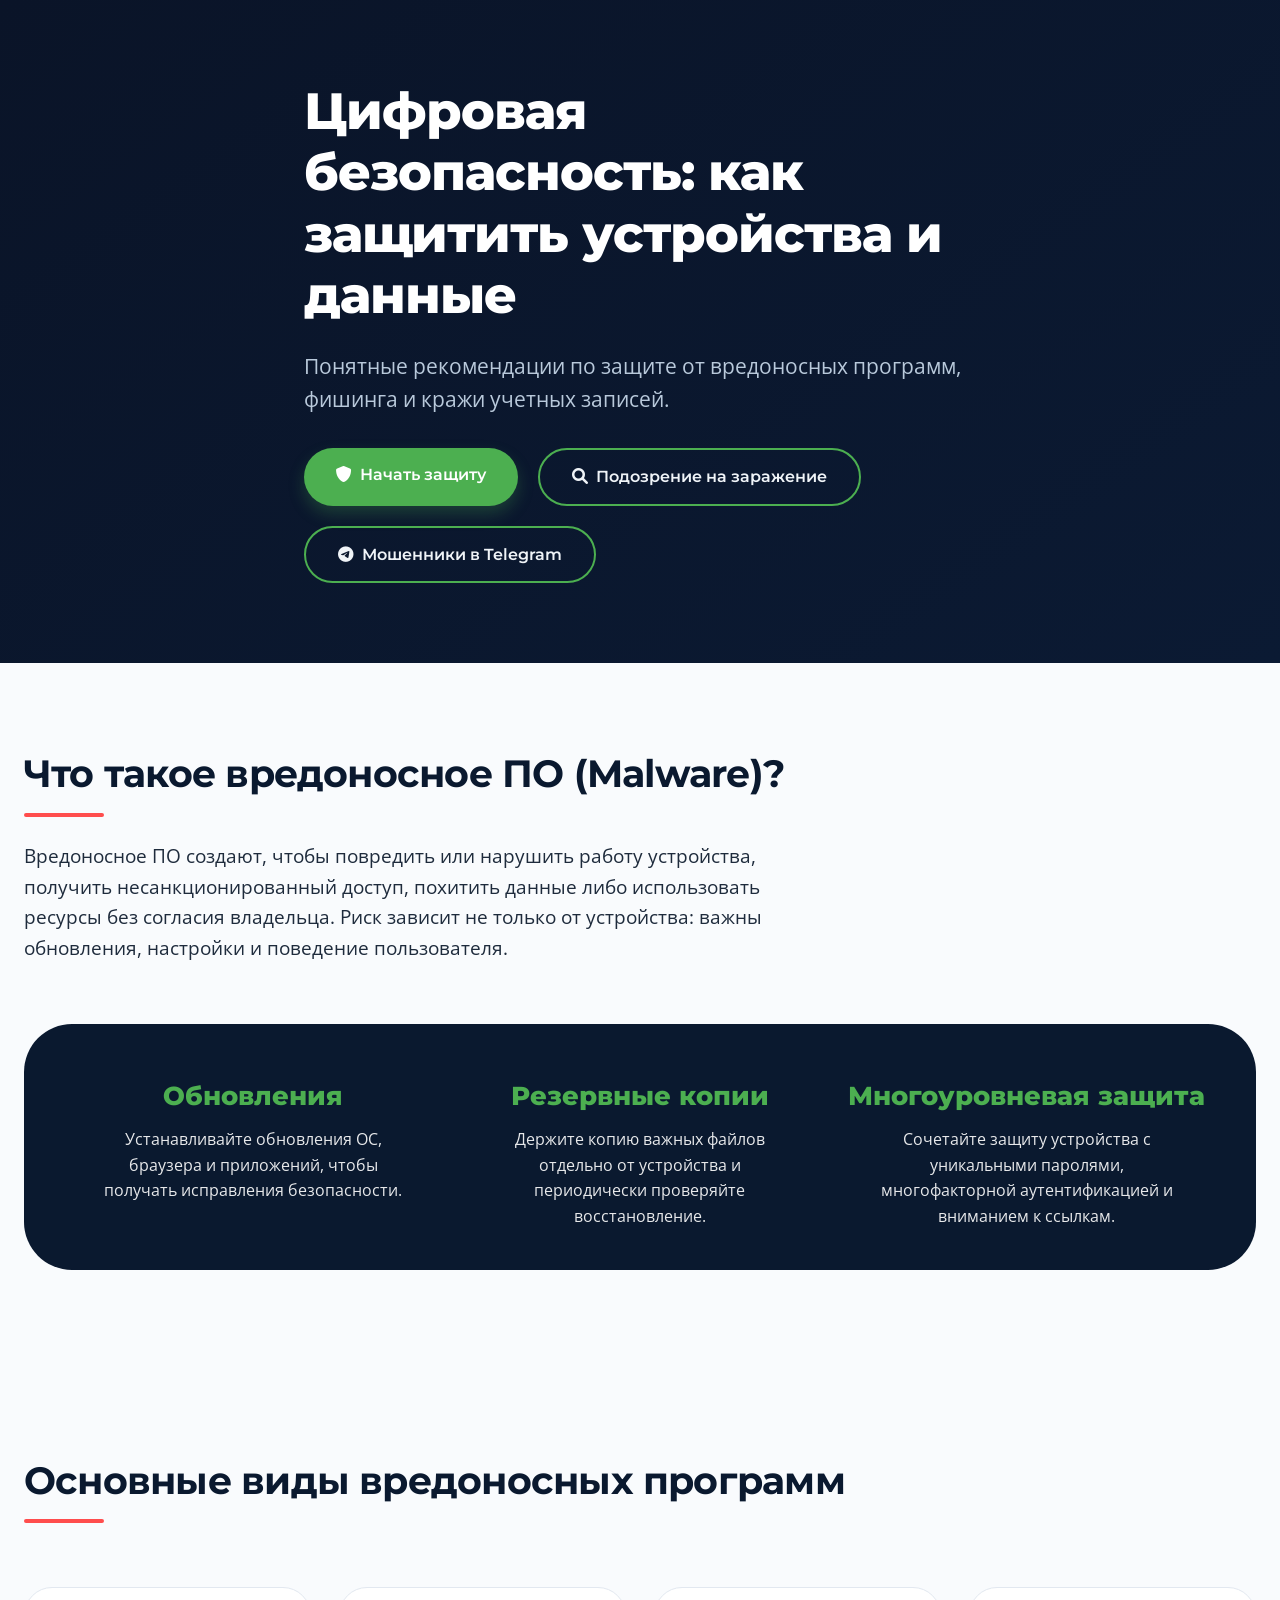
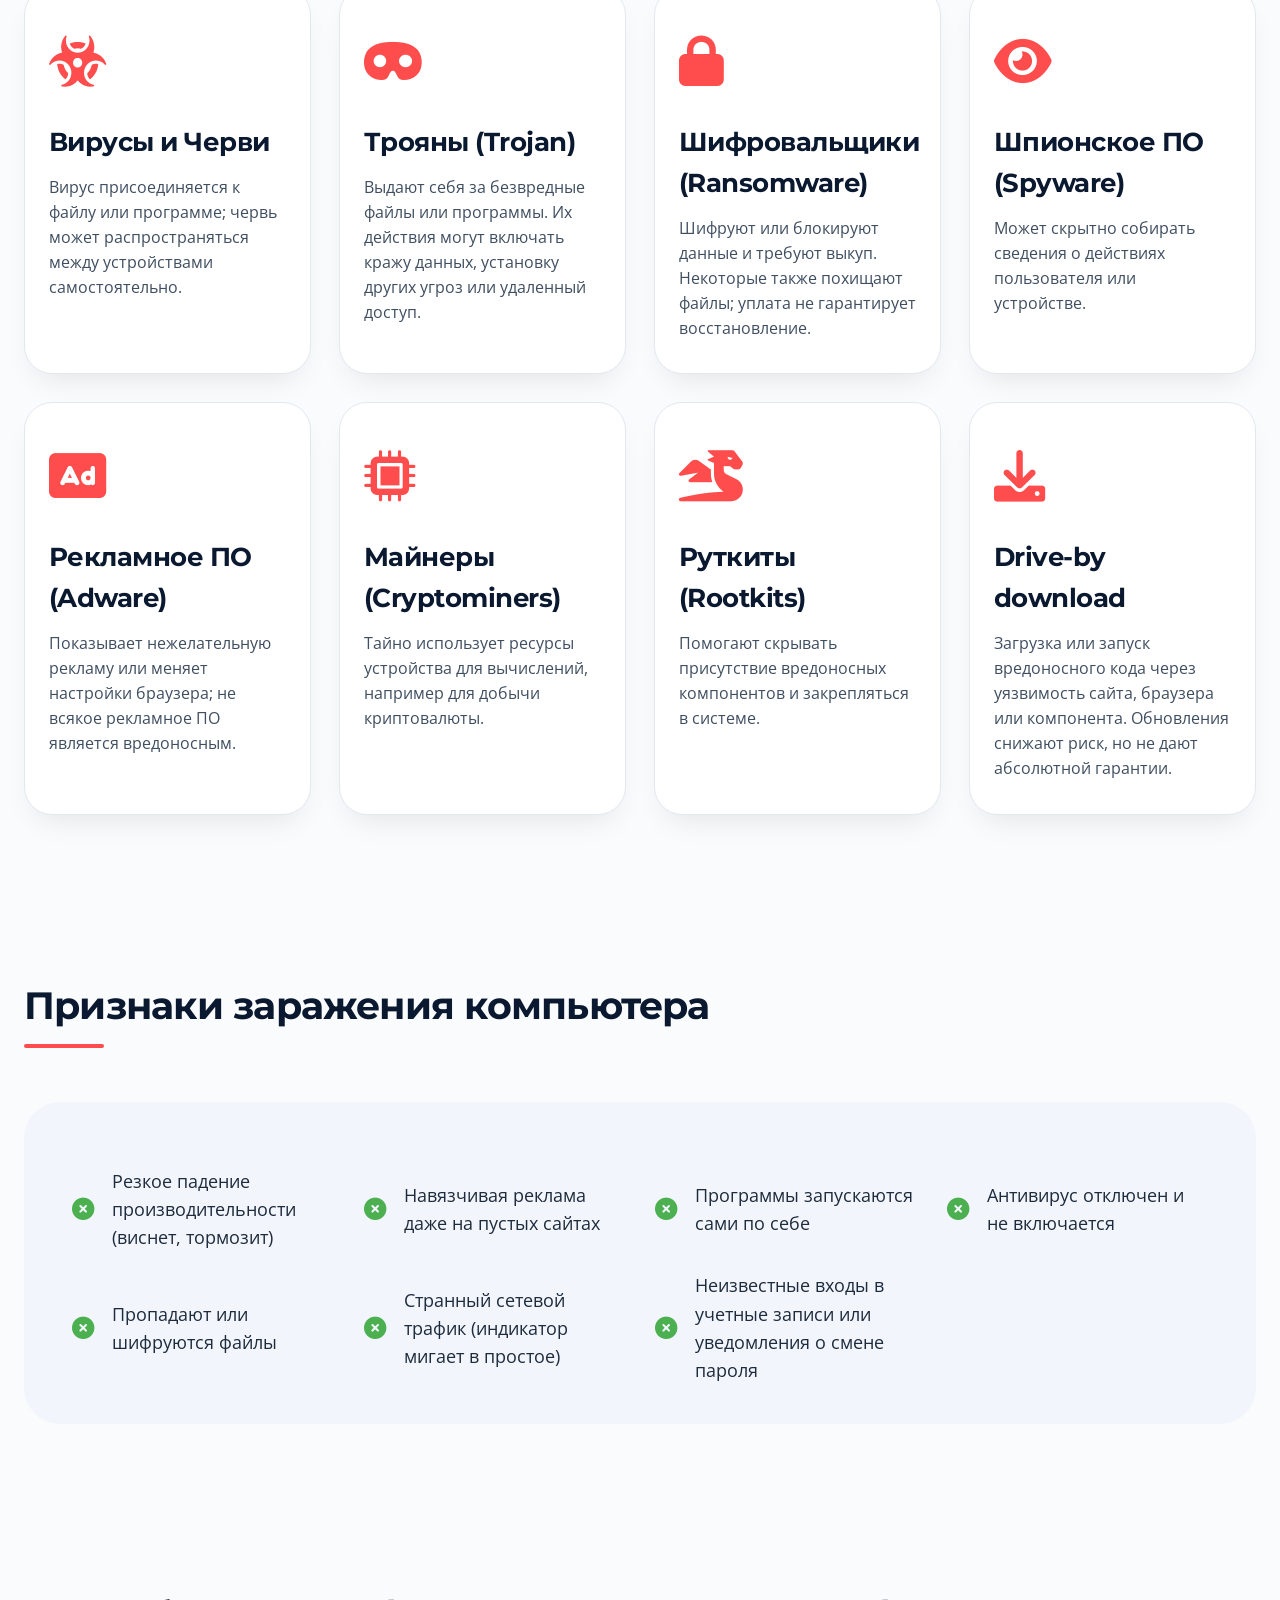
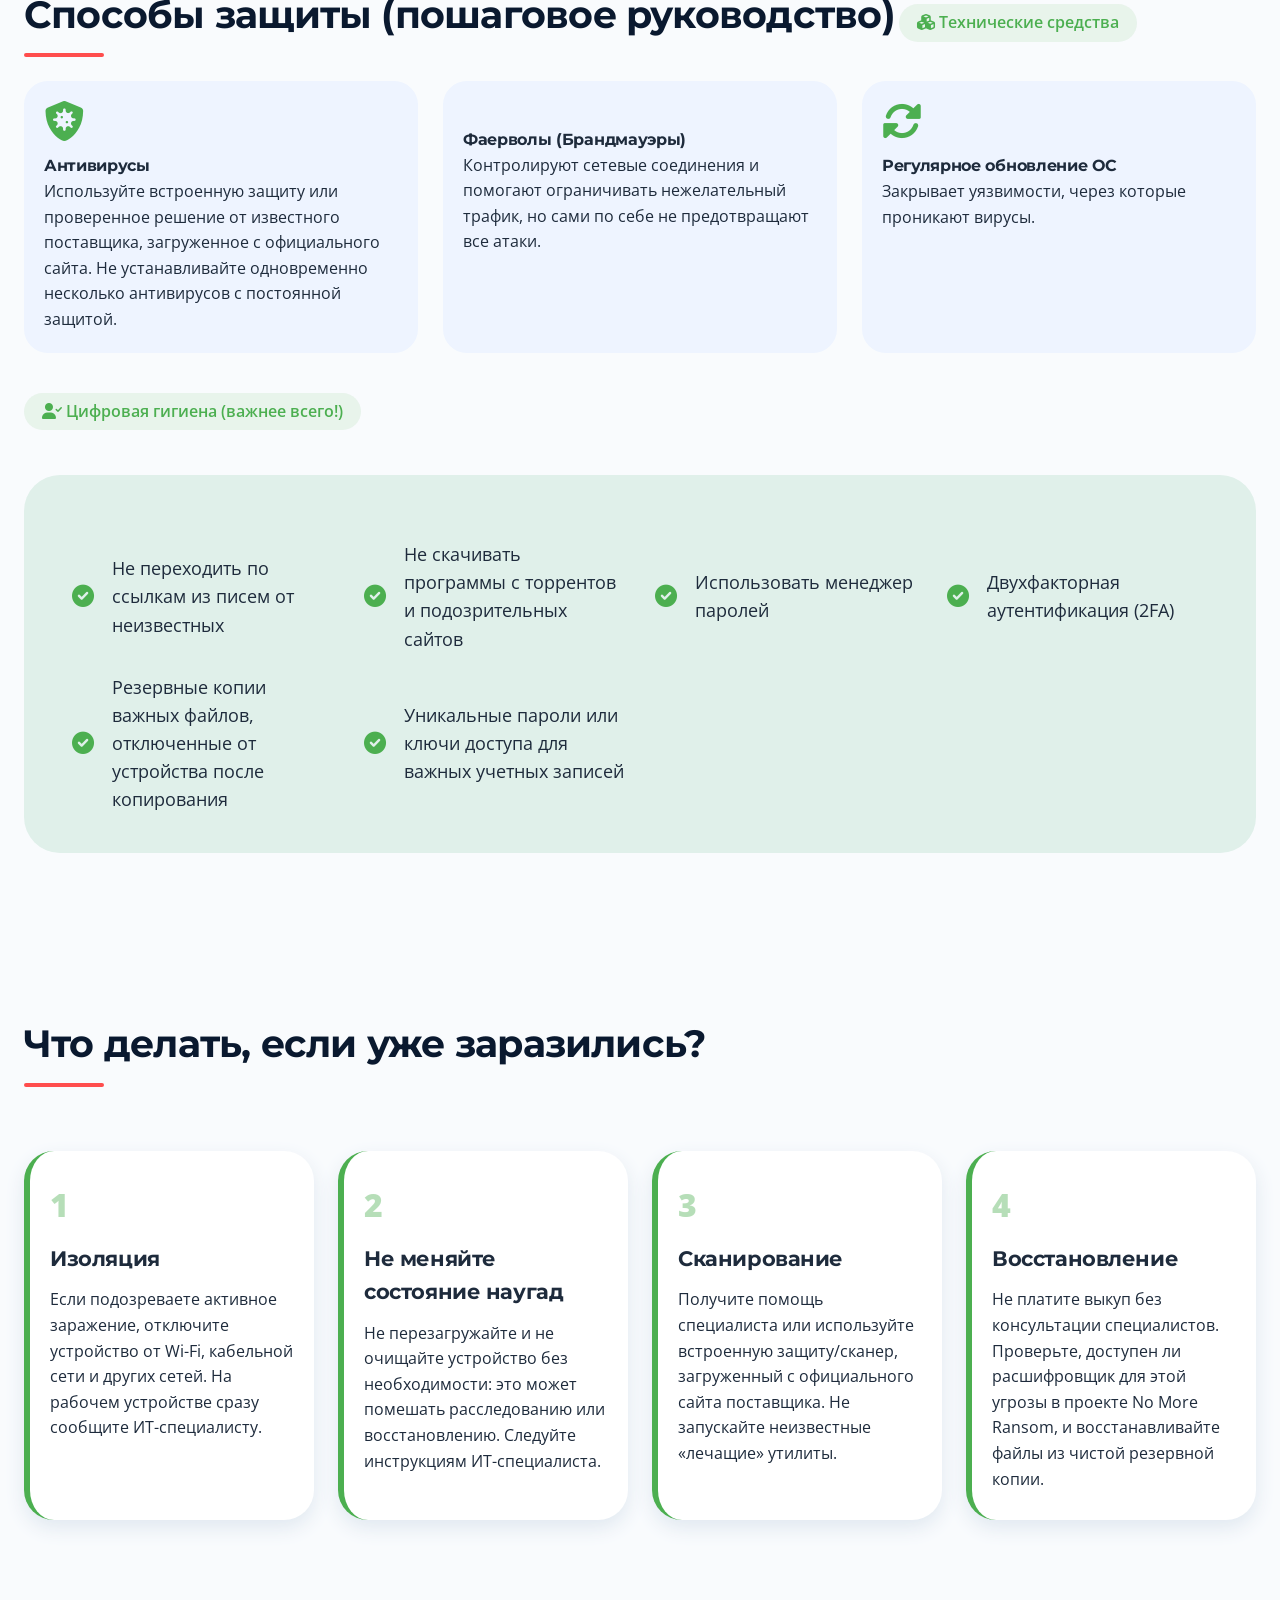
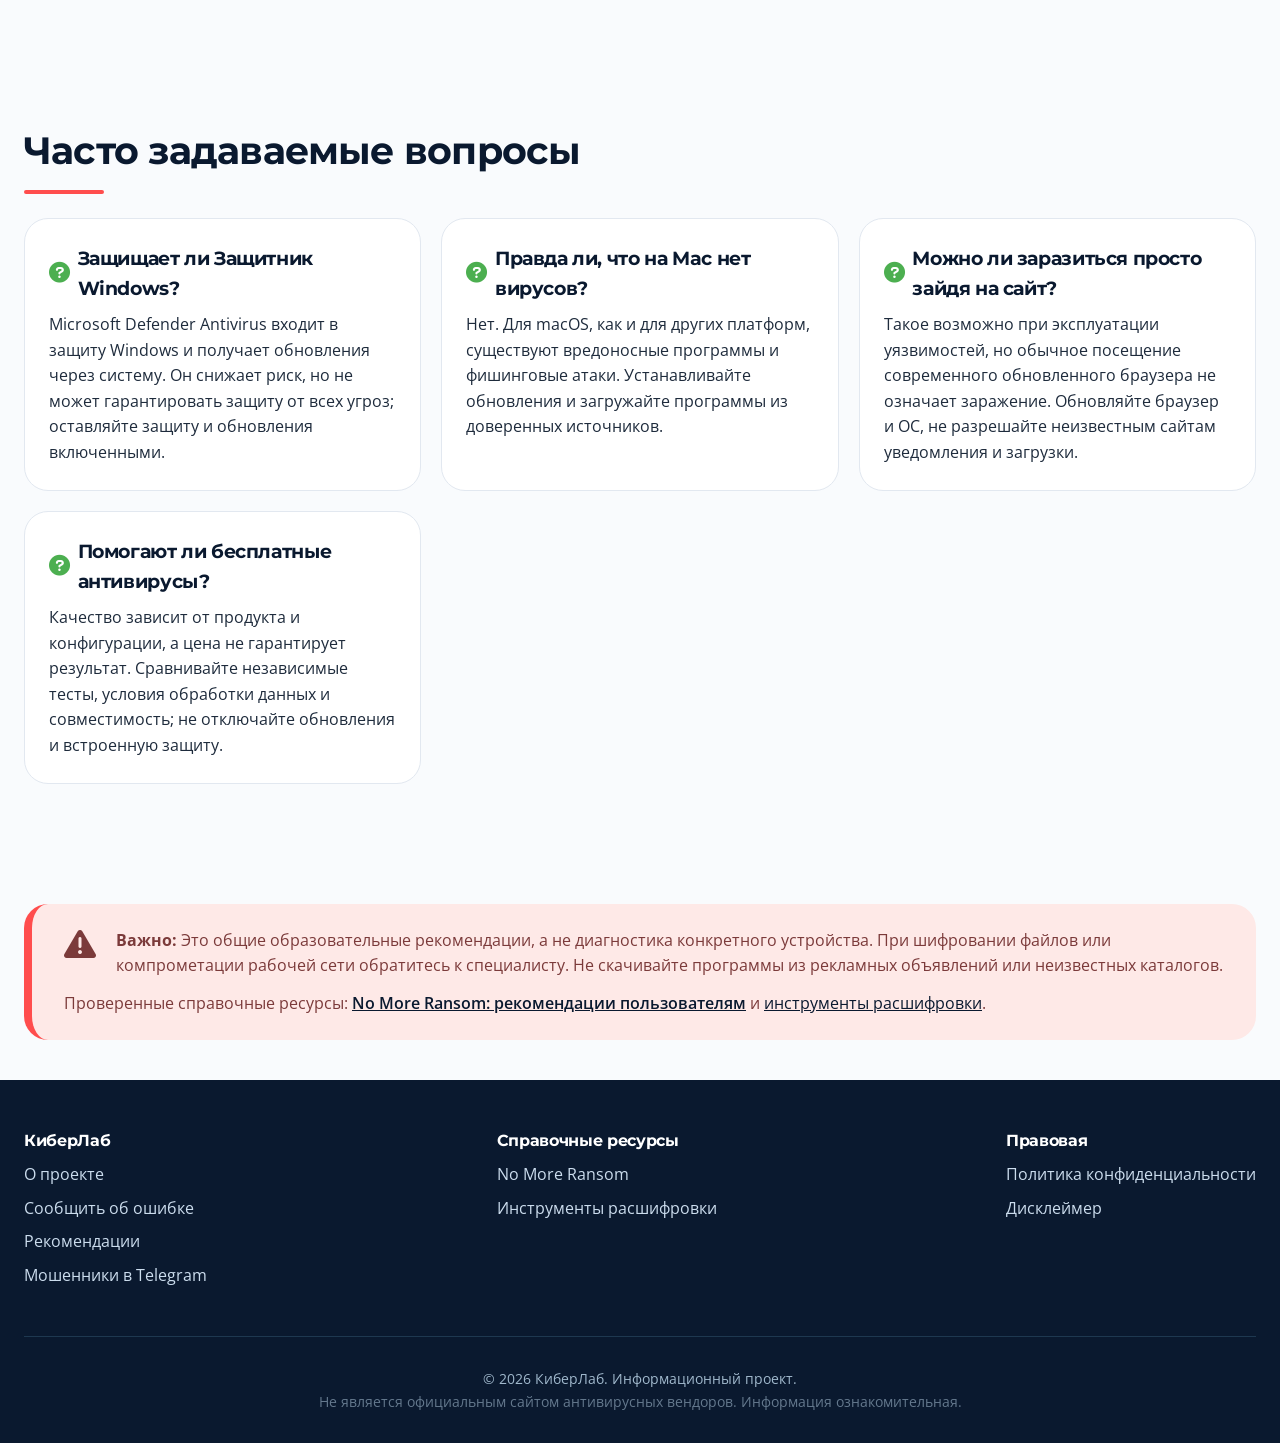
<file: index.html>
<!DOCTYPE html>
<html lang="ru">
<head>
    <meta charset="UTF-8">
    <meta name="viewport" content="width=device-width, initial-scale=1.0">
    <link rel="icon" href="logo.svg" type="image/svg+xml">
    <title>КиберЛаб | Практическая цифровая безопасность</title>
    <!-- Шрифты -->
    <link rel="preconnect" href="https://fonts.googleapis.com">
    <link rel="preconnect" href="https://fonts.gstatic.com" crossorigin>
    <link href="https://fonts.googleapis.com/css2?family=Montserrat:wght@400;500;600;700;800&family=Open+Sans:wght@400;600&display=swap" rel="stylesheet">
    <!-- Font Awesome для иконок -->
    <link rel="stylesheet" href="https://cdnjs.cloudflare.com/ajax/libs/font-awesome/6.0.0-beta3/css/all.min.css">
    <!-- Подключаем внешний CSS -->
    <link rel="stylesheet" href="styles.css">
</head>
<body>
<!-- ГЛАВНЫЙ ЭКРАН (Hero) с анимированным фоном -->
<section class="hero">
    <div class="hero-canvas" id="heroCanvas"></div>
    <div class="container hero-content">
        <h1>Цифровая безопасность: как защитить устройства и данные</h1>
        <p class="subhead">Понятные рекомендации по защите от вредоносных программ, фишинга и кражи учетных записей.</p>
        <div class="hero-buttons">
            <a href="#checklist-section" class="btn btn-primary"><i class="fas fa-shield-alt" style="margin-right: 8px;"></i>Начать защиту</a>
            <a href="#incident" class="btn btn-outline"><i class="fas fa-search" style="margin-right: 8px;"></i>Подозрение на заражение</a>
            <a href="telegram-scams.html" class="btn btn-outline"><i class="fab fa-telegram-plane" style="margin-right: 8px;"></i>Мошенники в Telegram</a>
        </div>
    </div>
</section>

<!-- ЧТО ТАКОЕ ВРЕДОНОСНОЕ ПО -->
<div class="container">
    <section id="about-malware">
        <h2 class="section-title">Что такое вредоносное ПО (Malware)?</h2>
        <p style="font-size: 1.2rem; max-width: 800px;">Вредоносное ПО создают, чтобы повредить или нарушить работу устройства, получить несанкционированный доступ, похитить данные либо использовать ресурсы без согласия владельца. Риск зависит не только от устройства: важны обновления, настройки и поведение пользователя.</p>

        <div class="stats-block">
            <div class="stat-item">
                <div class="stat-number">Обновления</div>
                <div class="stat-desc">Устанавливайте обновления ОС, браузера и приложений, чтобы получать исправления безопасности.</div>
            </div>
            <div class="stat-item">
                <div class="stat-number">Резервные копии</div>
                <div class="stat-desc">Держите копию важных файлов отдельно от устройства и периодически проверяйте восстановление.</div>
            </div>
            <div class="stat-item">
                <div class="stat-number">Многоуровневая защита</div>
                <div class="stat-desc">Сочетайте защиту устройства с уникальными паролями, многофакторной аутентификацией и вниманием к ссылкам.</div>
            </div>
        </div>
    </section>

    <!-- ОСНОВНЫЕ ВИДЫ (карточки) -->
    <section id="malware-types">
        <h2 class="section-title">Основные виды вредоносных программ</h2>
        <div class="threat-grid">
            <!-- 1. Вирусы и Черви -->
            <div class="threat-card">
                <div class="threat-icon"><i class="fas fa-biohazard"></i></div>
                <h3>Вирусы и Черви</h3>
                <p>Вирус присоединяется к файлу или программе; червь может распространяться между устройствами самостоятельно.</p>
            </div>
            <!-- 2. Трояны -->
            <div class="threat-card">
                <div class="threat-icon"><i class="fas fa-mask"></i></div>
                <h3>Трояны (Trojan)</h3>
                <p>Выдают себя за безвредные файлы или программы. Их действия могут включать кражу данных, установку других угроз или удаленный доступ.</p>
            </div>
            <!-- 3. Шифровальщики -->
            <div class="threat-card">
                <div class="threat-icon"><i class="fas fa-lock"></i></div>
                <h3>Шифровальщики (Ransomware)</h3>
                <p>Шифруют или блокируют данные и требуют выкуп. Некоторые также похищают файлы; уплата не гарантирует восстановление.</p>
            </div>
            <!-- 4. Шпионское ПО -->
            <div class="threat-card">
                <div class="threat-icon"><i class="fas fa-eye"></i></div>
                <h3>Шпионское ПО (Spyware)</h3>
                <p>Может скрытно собирать сведения о действиях пользователя или устройстве.</p>
            </div>
            <!-- 5. Рекламное ПО -->
            <div class="threat-card">
                <div class="threat-icon"><i class="fas fa-ad"></i></div>
                <h3>Рекламное ПО (Adware)</h3>
                <p>Показывает нежелательную рекламу или меняет настройки браузера; не всякое рекламное ПО является вредоносным.</p>
            </div>
            <!-- 6. Майнеры -->
            <div class="threat-card">
                <div class="threat-icon"><i class="fas fa-microchip"></i></div>
                <h3>Майнеры (Cryptominers)</h3>
                <p>Тайно использует ресурсы устройства для вычислений, например для добычи криптовалюты.</p>
            </div>
            <!-- 7. Руткиты -->
            <div class="threat-card">
                <div class="threat-icon"><i class="fas fa-dragon"></i></div>
                <h3>Руткиты (Rootkits)</h3>
                <p>Помогают скрывать присутствие вредоносных компонентов и закрепляться в системе.</p>
            </div>
            <!-- дополнительная карточка drive-by download намек -->
            <div class="threat-card">
                <div class="threat-icon"><i class="fas fa-download"></i></div>
                <h3>Drive-by download</h3>
                <p>Загрузка или запуск вредоносного кода через уязвимость сайта, браузера или компонента. Обновления снижают риск, но не дают абсолютной гарантии.</p>
            </div>
        </div>
    </section>

    <!-- ПРИЗНАКИ ЗАРАЖЕНИЯ (ЧЕК-ЛИСТ) -->
    <section id="symptoms">
        <h2 class="section-title">Признаки заражения компьютера</h2>
        <div class="checklist" id="checklist-section">
            <div class="checklist-grid">
                <div class="checklist-item"><i class="fas fa-times-circle danger"></i> Резкое падение производительности (виснет, тормозит)</div>
                <div class="checklist-item"><i class="fas fa-times-circle danger"></i> Навязчивая реклама даже на пустых сайтах</div>
                <div class="checklist-item"><i class="fas fa-times-circle danger"></i> Программы запускаются сами по себе</div>
                <div class="checklist-item"><i class="fas fa-times-circle danger"></i> Антивирус отключен и не включается</div>
                <div class="checklist-item"><i class="fas fa-times-circle danger"></i> Пропадают или шифруются файлы</div>
                <div class="checklist-item"><i class="fas fa-times-circle danger"></i> Странный сетевой трафик (индикатор мигает в простое)</div>
                <div class="checklist-item"><i class="fas fa-times-circle danger"></i> Неизвестные входы в учетные записи или уведомления о смене пароля</div>
            </div>
        </div>
    </section>

    <!-- СПОСОБЫ ЗАЩИТЫ + ПРАВИЛА ГИГИЕНЫ -->
    <section id="protection">
        <h2 class="section-title">Способы защиты (пошаговое руководство)</h2>
        <div class="isometric-badge"><i class="fas fa-cubes"></i> Технические средства</div>
        <div style="display: flex; flex-wrap: wrap; gap: 25px; margin-bottom: 40px;">
            <div style="flex: 1 1 200px; background: #eef4ff; padding: 20px; border-radius: 24px;">
                <i class="fas fa-shield-virus" style="font-size: 2.5rem; color: var(--accent-safe); margin-bottom: 12px;"></i>
                <h4>Антивирусы</h4>
                <p>Используйте встроенную защиту или проверенное решение от известного поставщика, загруженное с официального сайта. Не устанавливайте одновременно несколько антивирусов с постоянной защитой.</p>
            </div>
            <div style="flex: 1 1 200px; background: #eef4ff; padding: 20px; border-radius: 24px;">
                <i class="fas fa-firewall" style="font-size: 2.5rem; color: var(--accent-safe); margin-bottom: 12px;"></i>
                <h4>Фаерволы (Брандмауэры)</h4>
                <p>Контролируют сетевые соединения и помогают ограничивать нежелательный трафик, но сами по себе не предотвращают все атаки.</p>
            </div>
            <div style="flex: 1 1 200px; background: #eef4ff; padding: 20px; border-radius: 24px;">
                <i class="fas fa-sync-alt" style="font-size: 2.5rem; color: var(--accent-safe); margin-bottom: 12px;"></i>
                <h4>Регулярное обновление ОС</h4>
                <p>Закрывает уязвимости, через которые проникают вирусы.</p>
            </div>
        </div>

        <div class="isometric-badge"><i class="fas fa-user-check"></i> Цифровая гигиена (важнее всего!)</div>
        <div class="checklist" style="background: #e0f0ea;">
            <div class="checklist-grid">
                <div class="checklist-item"><i class="fas fa-check-circle" style="color: var(--accent-safe);"></i> Не переходить по ссылкам из писем от неизвестных</div>
                <div class="checklist-item"><i class="fas fa-check-circle" style="color: var(--accent-safe);"></i> Не скачивать программы с торрентов и подозрительных сайтов</div>
                <div class="checklist-item"><i class="fas fa-check-circle" style="color: var(--accent-safe);"></i> Использовать менеджер паролей</div>
                <div class="checklist-item"><i class="fas fa-check-circle" style="color: var(--accent-safe);"></i> Двухфакторная аутентификация (2FA)</div>
                <div class="checklist-item"><i class="fas fa-check-circle" style="color: var(--accent-safe);"></i> Резервные копии важных файлов, отключенные от устройства после копирования</div>
                <div class="checklist-item"><i class="fas fa-check-circle" style="color: var(--accent-safe);"></i> Уникальные пароли или ключи доступа для важных учетных записей</div>
            </div>
        </div>
    </section>

    <!-- ЧТО ДЕЛАТЬ ПРИ ЗАРАЖЕНИИ -->
    <section id="incident">
        <h2 class="section-title">Что делать, если уже заразились?</h2>
        <div class="steps-container">
            <div class="step">
                <div class="step-num">1</div>
                <h4>Изоляция</h4>
                <p>Если подозреваете активное заражение, отключите устройство от Wi-Fi, кабельной сети и других сетей. На рабочем устройстве сразу сообщите ИТ-специалисту.</p>
            </div>
            <div class="step">
                <div class="step-num">2</div>
                <h4>Не меняйте состояние наугад</h4>
                <p>Не перезагружайте и не очищайте устройство без необходимости: это может помешать расследованию или восстановлению. Следуйте инструкциям ИТ-специалиста.</p>
            </div>
            <div class="step">
                <div class="step-num">3</div>
                <h4>Сканирование</h4>
                <p>Получите помощь специалиста или используйте встроенную защиту/сканер, загруженный с официального сайта поставщика. Не запускайте неизвестные «лечащие» утилиты.</p>
            </div>
            <div class="step">
                <div class="step-num">4</div>
                <h4>Восстановление</h4>
                <p>Не платите выкуп без консультации специалистов. Проверьте, доступен ли расшифровщик для этой угрозы в проекте No More Ransom, и восстанавливайте файлы из чистой резервной копии.</p>
            </div>
        </div>
    </section>

    <!-- ЧАСТО ЗАДАВАЕМЫЕ ВОПРОСЫ FAQ -->
    <section id="faq">
        <h2 class="section-title">Часто задаваемые вопросы</h2>
        <div class="faq-grid">
            <div class="faq-item">
                <h4><i class="fas fa-question-circle"></i> Защищает ли Защитник Windows?</h4>
                <p>Microsoft Defender Antivirus входит в защиту Windows и получает обновления через систему. Он снижает риск, но не может гарантировать защиту от всех угроз; оставляйте защиту и обновления включенными.</p>
            </div>
            <div class="faq-item">
                <h4><i class="fas fa-question-circle"></i> Правда ли, что на Mac нет вирусов?</h4>
                <p>Нет. Для macOS, как и для других платформ, существуют вредоносные программы и фишинговые атаки. Устанавливайте обновления и загружайте программы из доверенных источников.</p>
            </div>
            <div class="faq-item">
                <h4><i class="fas fa-question-circle"></i> Можно ли заразиться просто зайдя на сайт?</h4>
                <p>Такое возможно при эксплуатации уязвимостей, но обычное посещение современного обновленного браузера не означает заражение. Обновляйте браузер и ОС, не разрешайте неизвестным сайтам уведомления и загрузки.</p>
            </div>
            <div class="faq-item">
                <h4><i class="fas fa-question-circle"></i> Помогают ли бесплатные антивирусы?</h4>
                <p>Качество зависит от продукта и конфигурации, а цена не гарантирует результат. Сравнивайте независимые тесты, условия обработки данных и совместимость; не отключайте обновления и встроенную защиту.</p>
            </div>
        </div>
    </section>

    <!-- ДИСКЛЕЙМЕР (предупреждение) И ССЫЛКИ -->
    <div class="disclaimer" id="virus-scanner">
        <i class="fas fa-exclamation-triangle" style="font-size: 2rem; float: left; margin-right: 20px;"></i>
        <p><strong>Важно:</strong> Это общие образовательные рекомендации, а не диагностика конкретного устройства. При шифровании файлов или компрометации рабочей сети обратитесь к специалисту. Не скачивайте программы из рекламных объявлений или неизвестных каталогов.</p>
        <p style="margin-top: 12px;">Проверенные справочные ресурсы: <a href="https://www.nomoreransom.org/en/prevention-advice-for-users.html" target="_blank" rel="noopener noreferrer" style="color: #0a192f; text-decoration: underline; font-weight: 600;">No More Ransom: рекомендации пользователям</a> и <a href="https://www.nomoreransom.org/en/decryption-tools.html" target="_blank" rel="noopener noreferrer" style="color: #0a192f; text-decoration: underline;">инструменты расшифровки</a>.</p>
    </div>
</div> <!-- закрыт container основной -->

<!-- ПОДВАЛ (FOOTER) -->
<footer class="footer">
    <div class="container">
        <div class="footer-links">
            <div class="footer-col">
                <h4 style="color: white;">КиберЛаб</h4>
                <a href="#about-malware">О проекте</a>
                <a href="https://github.com/razetka2010/Digital-Security/issues" target="_blank" rel="noopener noreferrer">Сообщить об ошибке</a>
                <a href="#protection">Рекомендации</a>
                <a href="telegram-scams.html">Мошенники в Telegram</a>
            </div>
            <div class="footer-col">
                <h4 style="color: white;">Справочные ресурсы</h4>
                <a href="https://www.nomoreransom.org/en/prevention-advice-for-users.html" target="_blank" rel="noopener noreferrer">No More Ransom</a>
                <a href="https://www.nomoreransom.org/en/decryption-tools.html" target="_blank" rel="noopener noreferrer">Инструменты расшифровки</a>
            </div>
            <div class="footer-col">
                <h4 style="color: white;">Правовая</h4>
                <a href="privacy.html">Политика конфиденциальности</a>
                <a href="disclaimer.html">Дисклеймер</a>
            </div>
        </div>
        <div class="footer-copyright">
            © 2026 КиберЛаб. Информационный проект. <br>
            <span style="opacity: 0.6;">Не является официальным сайтом антивирусных вендоров. Информация ознакомительная.</span>
        </div>
    </div>
</footer>

<!-- Подключаем внешний JS -->
<script src="script.js"></script>
</body>
</html>
</file>
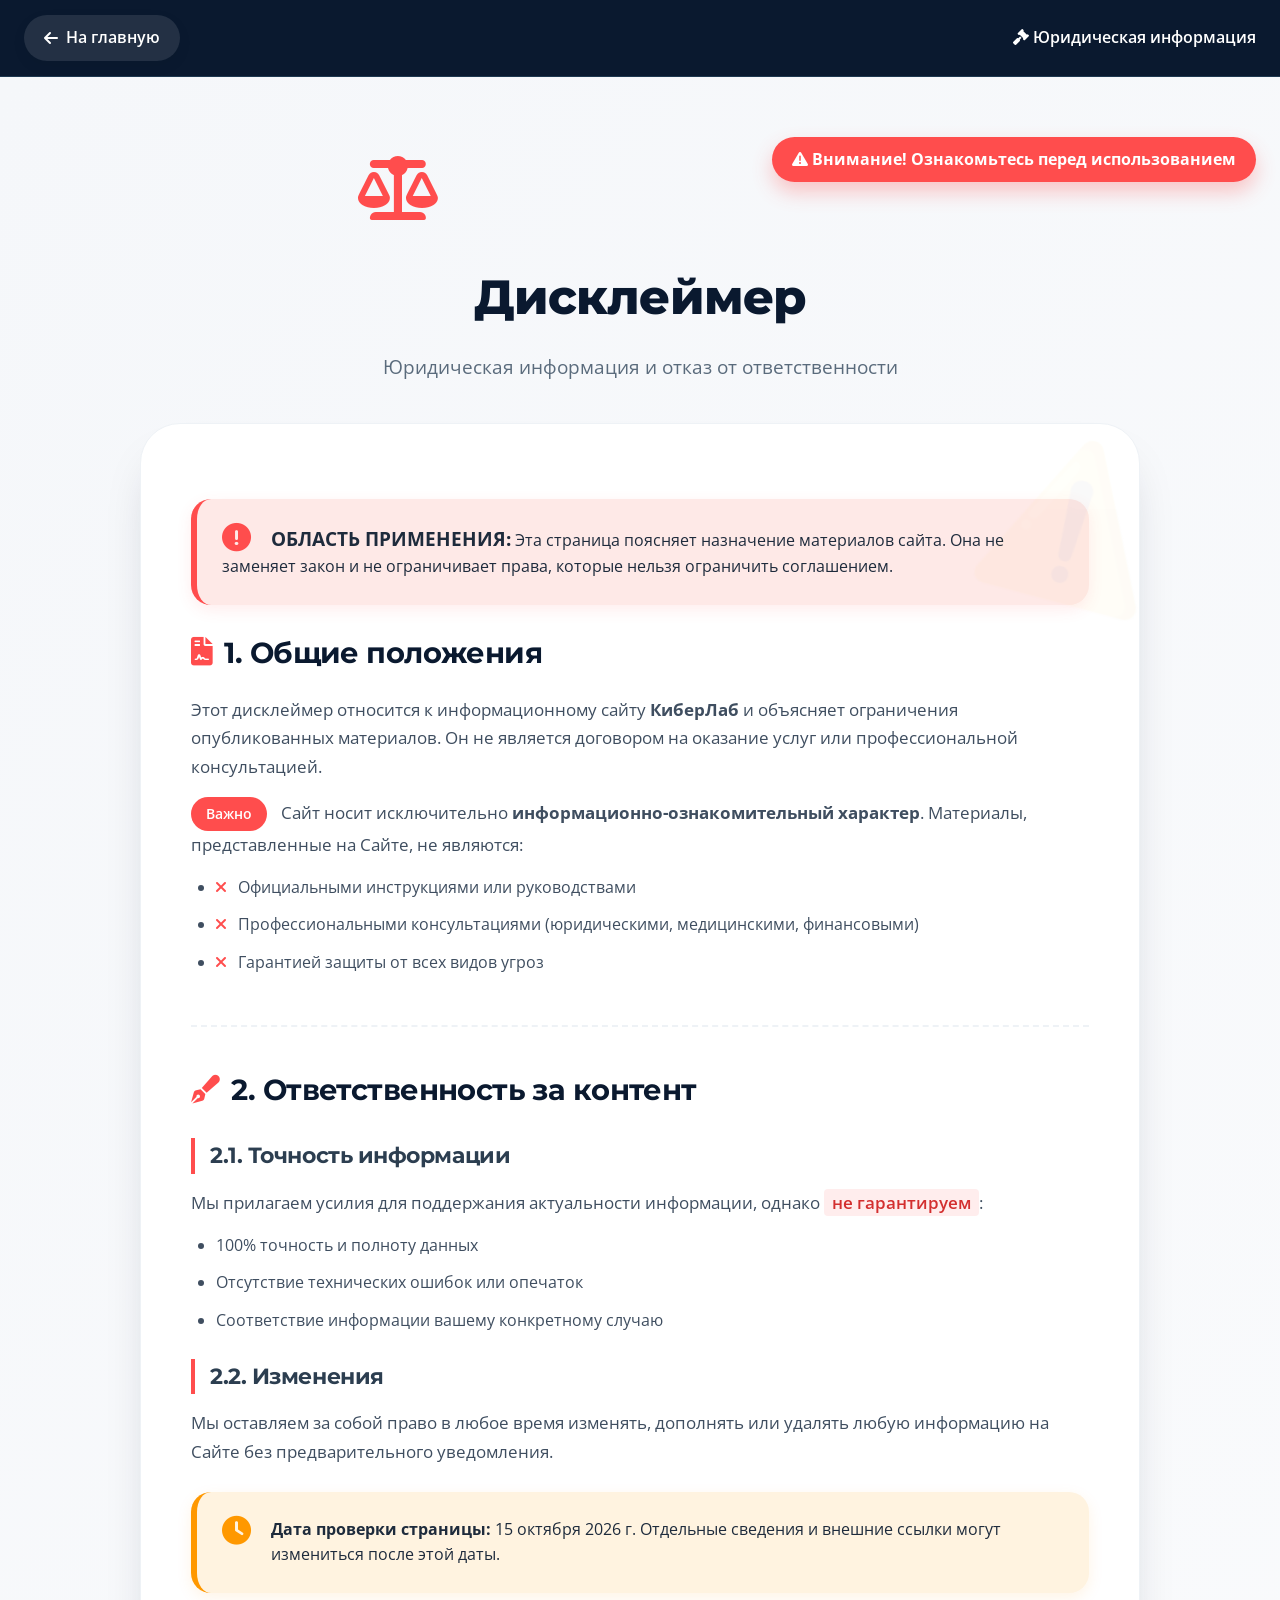
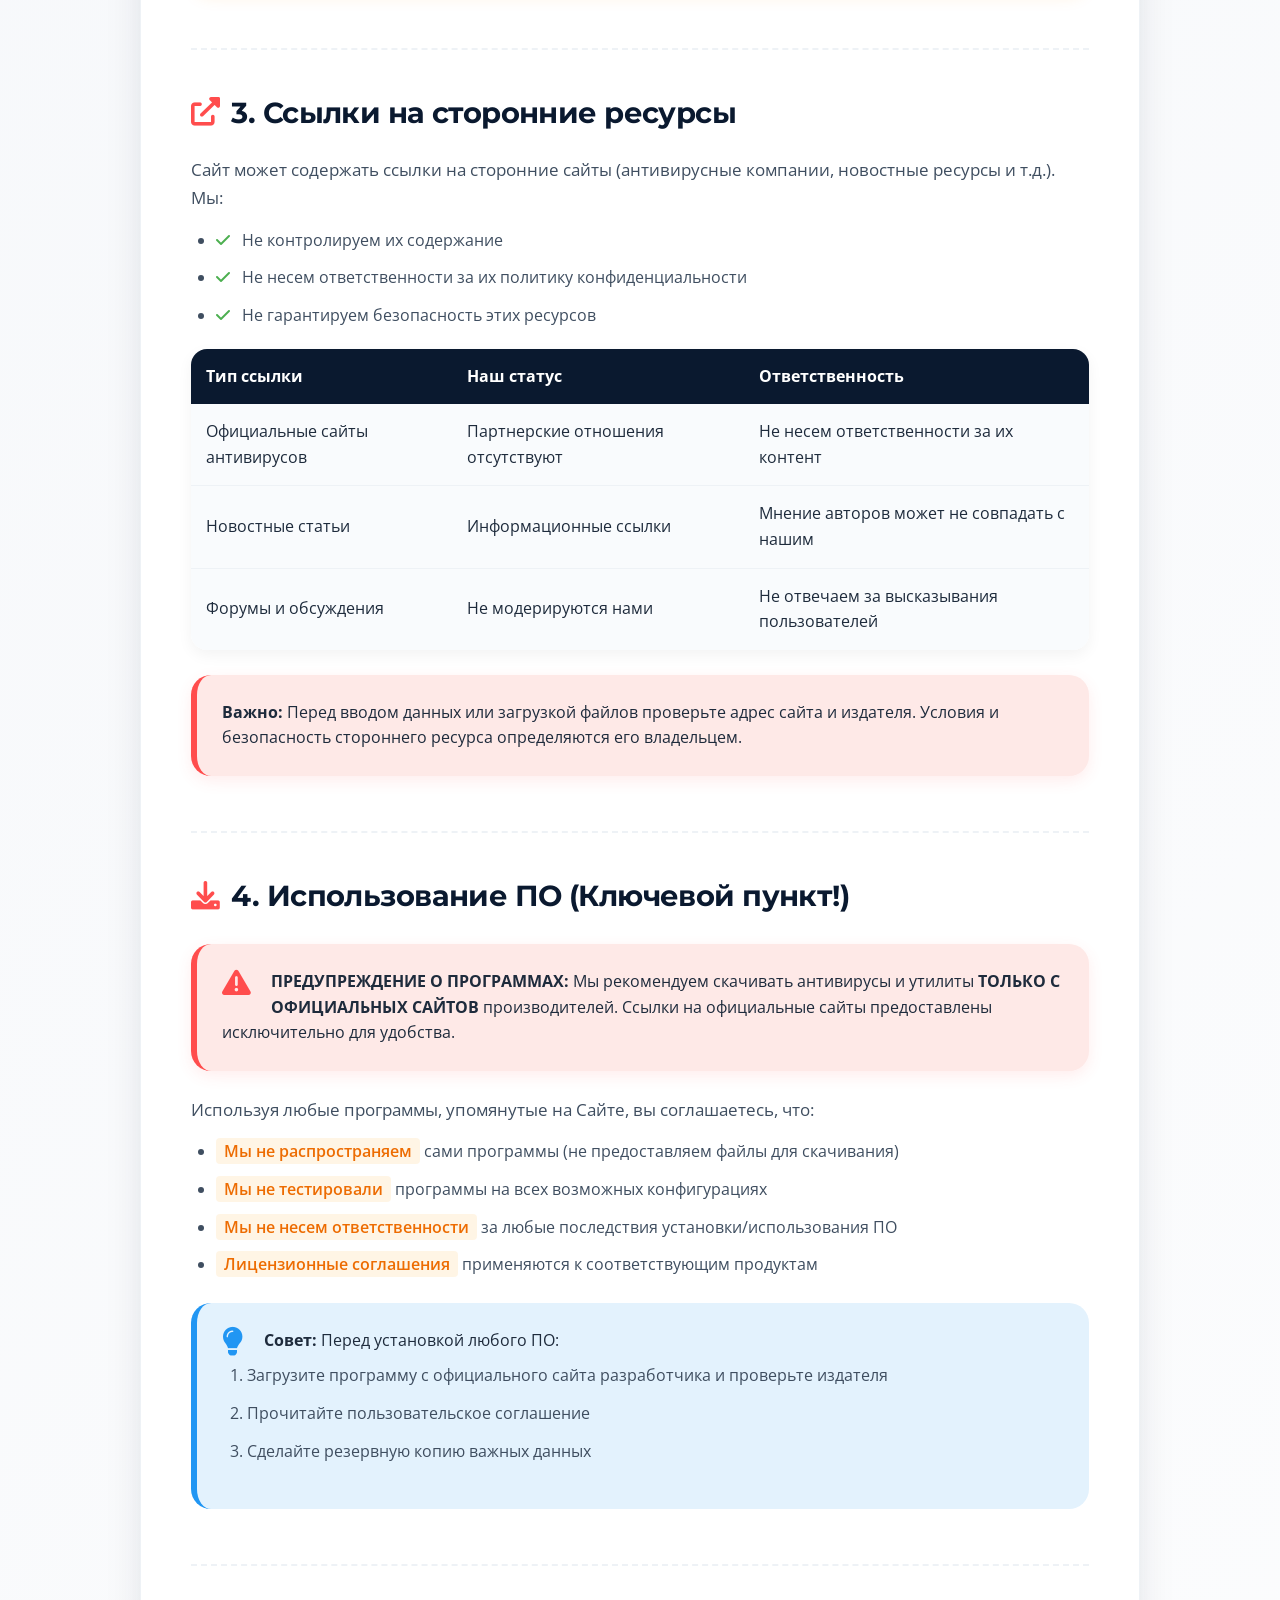
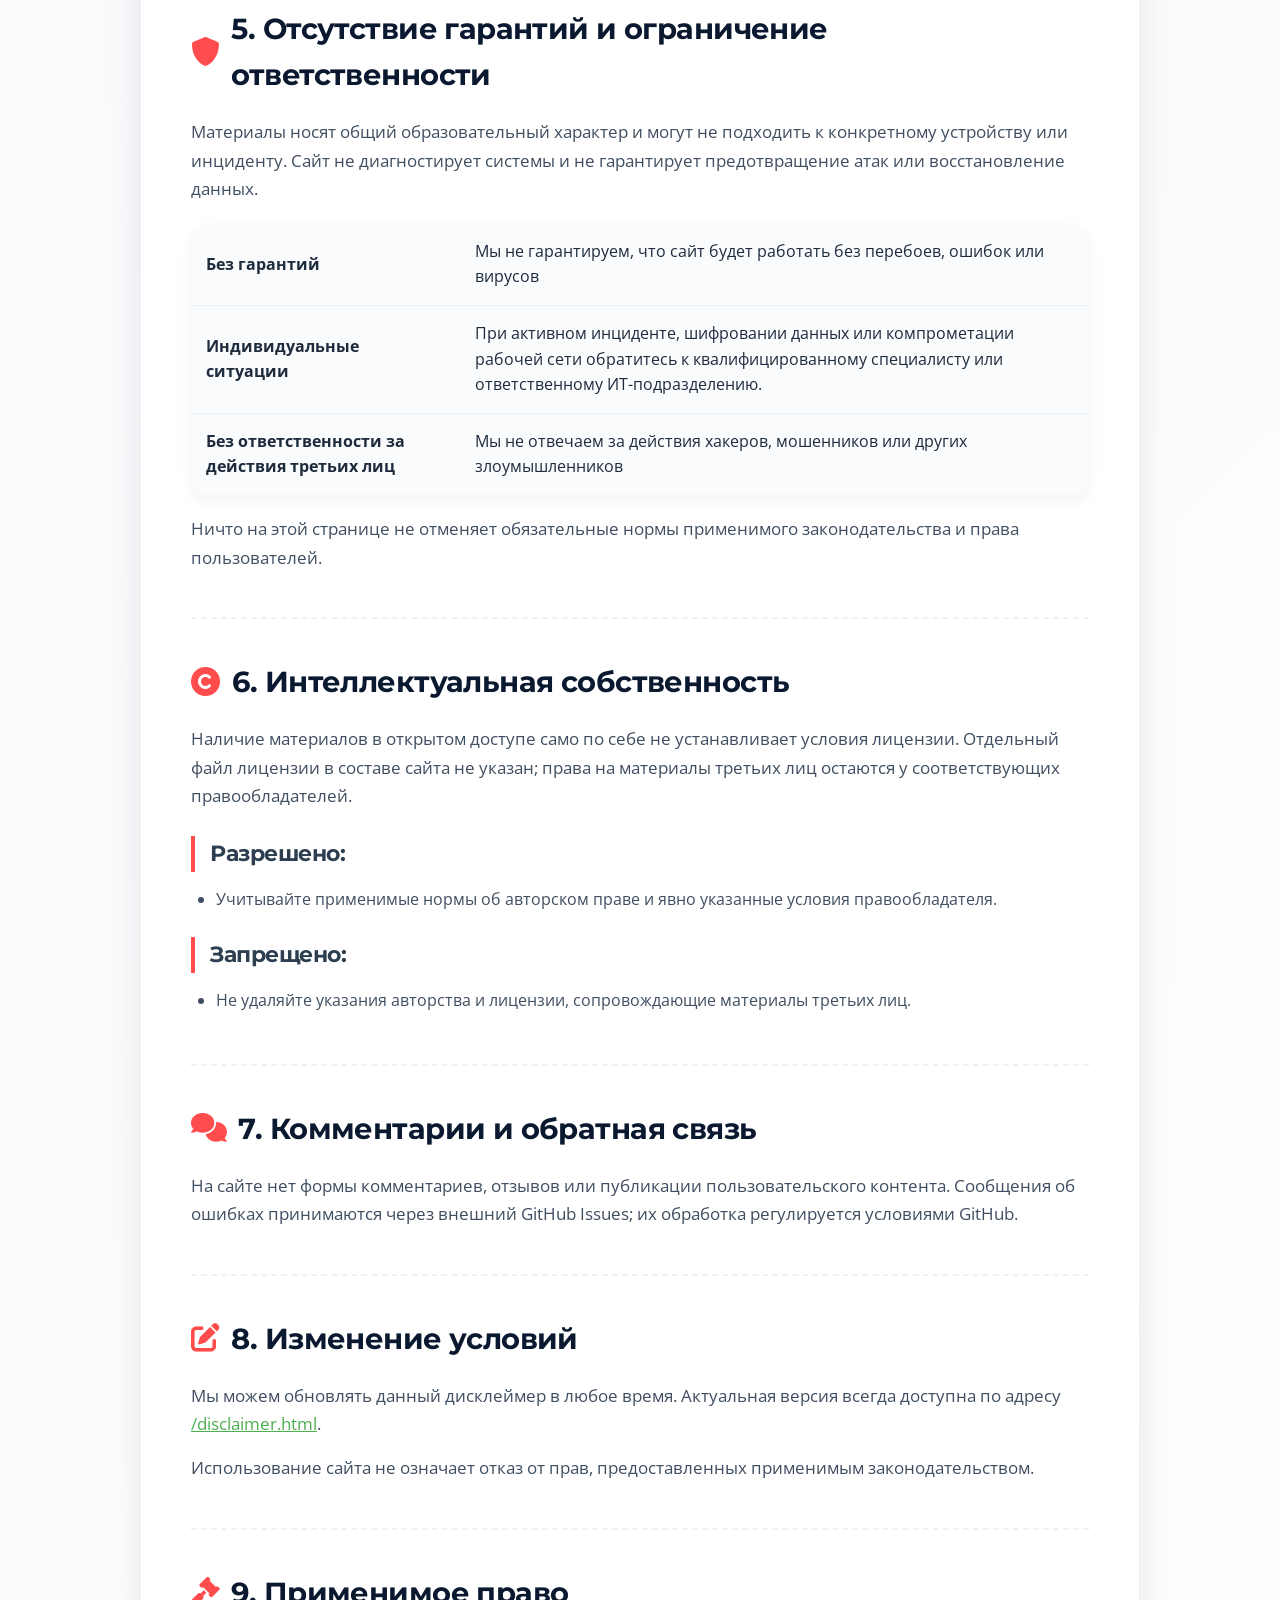
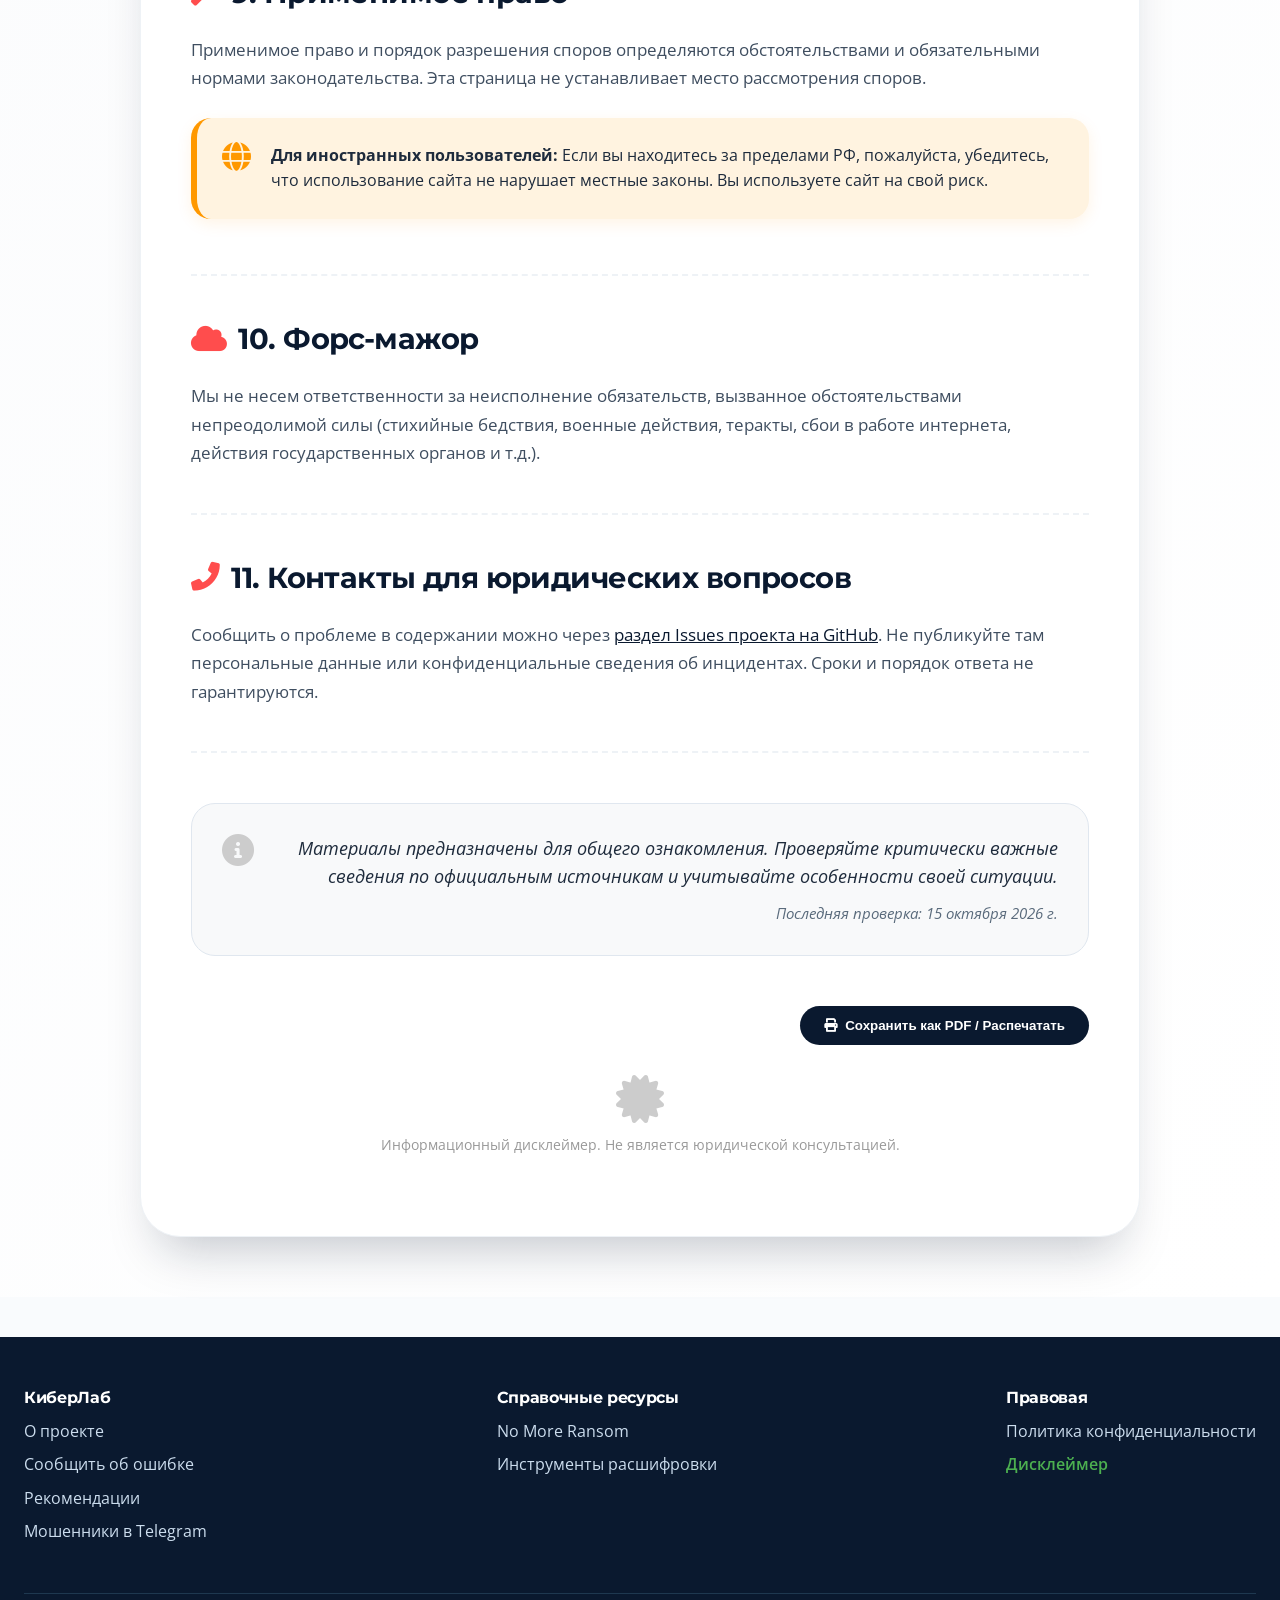
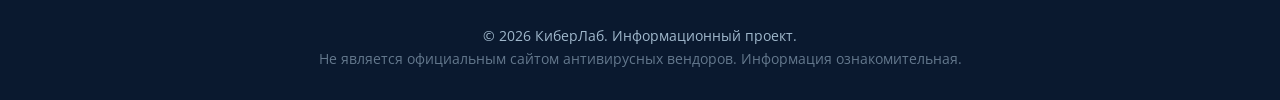
<file: disclaimer.html>
<!DOCTYPE html>
<html lang="ru">
<head>
    <meta charset="UTF-8">
    <meta name="viewport" content="width=device-width, initial-scale=1.0">
    <link rel="icon" href="logo.svg" type="image/svg+xml">
    <title>Дисклеймер | Юридическая информация | КиберЛаб</title>
    <!-- Шрифты -->
    <link rel="preconnect" href="https://fonts.googleapis.com">
    <link rel="preconnect" href="https://fonts.gstatic.com" crossorigin>
    <link href="https://fonts.googleapis.com/css2?family=Montserrat:wght@400;500;600;700;800&family=Open+Sans:wght@400;600&display=swap" rel="stylesheet">
    <!-- Font Awesome -->
    <link rel="stylesheet" href="https://cdnjs.cloudflare.com/ajax/libs/font-awesome/6.0.0-beta3/css/all.min.css">
    <!-- Подключаем общий CSS -->
    <link rel="stylesheet" href="styles.css">
    <style>
        /* Дополнительные стили для страницы дисклеймера */
        .disclaimer-page {
            padding: 60px 0;
            background: linear-gradient(135deg, #f5f7fa 0%, #ffffff 100%);
        }

        .disclaimer-header {
            text-align: center;
            margin-bottom: 40px;
            position: relative;
        }

        .disclaimer-header .warning-icon {
            font-size: 4rem;
            color: var(--accent-danger);
            margin-bottom: 20px;
            animation: pulse 2s infinite;
        }

        @keyframes pulse {
            0% { transform: scale(1); opacity: 1; }
            50% { transform: scale(1.1); opacity: 0.8; }
            100% { transform: scale(1); opacity: 1; }
        }

        .disclaimer-header h1 {
            font-size: 3rem;
            color: var(--primary-dark);
            margin-bottom: 16px;
            font-weight: 800;
        }

        .disclaimer-header .subtitle {
            font-size: 1.2rem;
            color: #5a6b7c;
            max-width: 700px;
            margin: 0 auto;
        }

        .disclaimer-content {
            max-width: 1000px;
            margin: 0 auto;
            background: white;
            border-radius: 40px;
            box-shadow: 0 30px 50px -20px rgba(10, 25, 47, 0.25);
            padding: 50px;
            border: 1px solid #eef2f6;
            position: relative;
            overflow: hidden;
        }

        .disclaimer-content::before {
            content: "⚠️";
            position: absolute;
            top: -30px;
            right: -30px;
            font-size: 150px;
            opacity: 0.03;
            transform: rotate(15deg);
            pointer-events: none;
        }

        .disclaimer-section {
            margin-bottom: 40px;
            padding-bottom: 30px;
            border-bottom: 2px dashed #eef2f6;
        }

        .disclaimer-section:last-child {
            border-bottom: none;
            margin-bottom: 0;
            padding-bottom: 0;
        }

        .disclaimer-section h2 {
            font-size: 1.8rem;
            color: var(--primary-dark);
            margin-bottom: 20px;
            display: flex;
            align-items: center;
            gap: 12px;
        }

        .disclaimer-section h2 i {
            color: var(--accent-danger);
            font-size: 1.8rem;
        }

        .disclaimer-section h3 {
            font-size: 1.4rem;
            margin: 25px 0 15px;
            color: #2c3e50;
            padding-left: 15px;
            border-left: 4px solid var(--accent-danger);
        }

        .disclaimer-section p {
            margin-bottom: 15px;
            color: #3f4e60;
            line-height: 1.7;
            font-size: 1.05rem;
        }

        .disclaimer-section ul, .disclaimer-section ol {
            margin: 15px 0 20px 25px;
            color: #3f4e60;
        }

        .disclaimer-section li {
            margin-bottom: 12px;
            line-height: 1.6;
        }

        .disclaimer-section li strong {
            color: var(--primary-dark);
        }

        .warning-box {
            background: #fff3e0;
            border-left: 6px solid #ff9800;
            padding: 25px;
            border-radius: 20px;
            margin: 25px 0;
            box-shadow: 0 5px 15px rgba(255, 152, 0, 0.1);
        }

        .warning-box i {
            color: #ff9800;
            font-size: 1.8rem;
            float: left;
            margin-right: 20px;
        }

        .danger-box {
            background: #fee9e7;
            border-left: 6px solid var(--accent-danger);
            padding: 25px;
            border-radius: 20px;
            margin: 25px 0;
            box-shadow: 0 5px 15px rgba(255, 77, 77, 0.1);
        }

        .danger-box i {
            color: var(--accent-danger);
            font-size: 1.8rem;
            float: left;
            margin-right: 20px;
        }

        .info-box {
            background: #e3f2fd;
            border-left: 6px solid #2196f3;
            padding: 25px;
            border-radius: 20px;
            margin: 25px 0;
        }

        .info-box i {
            color: #2196f3;
            font-size: 1.8rem;
            float: left;
            margin-right: 20px;
        }

        .highlight-red {
            background: rgba(255, 77, 77, 0.1);
            color: #d32f2f;
            padding: 2px 8px;
            border-radius: 4px;
            font-weight: 600;
        }

        .highlight-orange {
            background: rgba(255, 152, 0, 0.1);
            color: #ed6c02;
            padding: 2px 8px;
            border-radius: 4px;
            font-weight: 600;
        }

        .badge {
            display: inline-block;
            background: var(--primary-dark);
            color: white;
            padding: 5px 15px;
            border-radius: 30px;
            font-size: 0.9rem;
            font-weight: 600;
            margin-right: 10px;
        }

        .badge.danger {
            background: var(--accent-danger);
        }

        .badge.warning {
            background: #ff9800;
        }

        .terms-table {
            width: 100%;
            border-collapse: collapse;
            margin: 20px 0;
            border-radius: 16px;
            overflow: hidden;
            box-shadow: 0 5px 15px rgba(0,0,0,0.05);
        }

        .terms-table th {
            background: var(--primary-dark);
            color: white;
            padding: 15px;
            text-align: left;
        }

        .terms-table td {
            padding: 15px;
            background: #f9fbfd;
            border-bottom: 1px solid #eef2f6;
        }

        .terms-table tr:last-child td {
            border-bottom: none;
        }

        .signature-block {
            margin-top: 50px;
            padding: 30px;
            background: #f8f9fa;
            border-radius: 24px;
            text-align: right;
            font-style: italic;
            border: 1px solid #e0e7ef;
        }

        .signature-block .date {
            color: #5a6b7c;
            margin-top: 10px;
            font-size: 0.95rem;
        }

        .back-link {
            display: inline-flex;
            align-items: center;
            gap: 8px;
            color: var(--primary-dark);
            text-decoration: none;
            font-weight: 600;
            margin-bottom: 30px;
            transition: color 0.2s;
            background: white;
            padding: 10px 20px;
            border-radius: 30px;
            box-shadow: 0 5px 15px rgba(0,0,0,0.05);
        }

        .back-link:hover {
            color: var(--accent-safe);
            transform: translateX(-5px);
        }

        .back-link i {
            transition: transform 0.2s;
        }

        .print-btn {
            background: var(--primary-dark);
            color: white;
            border: none;
            padding: 12px 24px;
            border-radius: 30px;
            cursor: pointer;
            font-weight: 600;
            display: inline-flex;
            align-items: center;
            gap: 8px;
            transition: all 0.2s;
            margin-top: 20px;
        }

        .print-btn:hover {
            background: #1a2a3f;
            transform: translateY(-2px);
        }

        .seal {
            text-align: center;
            margin: 30px 0;
            color: #999;
            font-size: 0.9rem;
        }

        .seal i {
            font-size: 3rem;
            color: #ccc;
            margin-bottom: 10px;
        }

        @media (max-width: 768px) {
            .disclaimer-content {
                padding: 30px 20px;
            }

            .disclaimer-header h1 {
                font-size: 2.2rem;
            }

            .disclaimer-section h2 {
                font-size: 1.5rem;
            }

            .terms-table {
                display: block;
                overflow-x: auto;
            }
        }

        @media print {
            .footer, .back-link, .print-btn {
                display: none !important;
            }

            .disclaimer-content {
                box-shadow: none;
                padding: 20px;
            }

            .warning-box, .danger-box, .info-box {
                break-inside: avoid;
            }
        }

        .floating-badge {
            position: sticky;
            top: 20px;
            float: right;
            background: var(--accent-danger);
            color: white;
            padding: 10px 20px;
            border-radius: 40px;
            font-weight: bold;
            box-shadow: 0 10px 20px rgba(255, 77, 77, 0.3);
            z-index: 100;
            animation: float 3s ease-in-out infinite;
        }

        @keyframes float {
            0% { transform: translateY(0px); }
            50% { transform: translateY(-10px); }
            100% { transform: translateY(0px); }
        }
    </style>
</head>
<body>
<!-- Навигация -->
<div style="background: var(--primary-dark); padding: 15px 0; border-bottom: 1px solid #1e3850;">
    <div class="container" style="display: flex; justify-content: space-between; align-items: center;">
        <a href="index.html" class="back-link" style="color: white; background: rgba(255,255,255,0.1); margin: 0;">
            <i class="fas fa-arrow-left"></i> На главную
        </a>
        <div style="color: white; font-weight: 600;">
            <i class="fas fa-gavel"></i> Юридическая информация
        </div>
    </div>
</div>

<div class="disclaimer-page">
    <div class="container">
        <div class="floating-badge">
            <i class="fas fa-exclamation-triangle"></i> Внимание! Ознакомьтесь перед использованием
        </div>

        <div class="disclaimer-header">
            <div class="warning-icon">
                <i class="fas fa-balance-scale"></i>
            </div>
            <h1>Дисклеймер</h1>
            <div class="subtitle">Юридическая информация и отказ от ответственности</div>
        </div>

        <div class="disclaimer-content">
            <!-- КРАТКОЕ ПРЕДУПРЕЖДЕНИЕ -->
            <div class="danger-box">
                <i class="fas fa-exclamation-circle"></i>
                <strong style="font-size: 1.2rem;">ОБЛАСТЬ ПРИМЕНЕНИЯ:</strong> Эта страница поясняет назначение материалов сайта. Она не заменяет закон и не ограничивает права, которые нельзя ограничить соглашением.
            </div>

            <!-- 1. Общие положения -->
            <div class="disclaimer-section">
                <h2><i class="fas fa-file-contract"></i> 1. Общие положения</h2>
                <p>Этот дисклеймер относится к информационному сайту <strong>КиберЛаб</strong> и объясняет ограничения опубликованных материалов. Он не является договором на оказание услуг или профессиональной консультацией.</p>

                <p><span class="badge danger">Важно</span> Сайт носит исключительно <strong>информационно-ознакомительный характер</strong>. Материалы, представленные на Сайте, не являются:</p>
                <ul>
                    <li><i class="fas fa-times" style="color: var(--accent-danger); margin-right: 8px;"></i> Официальными инструкциями или руководствами</li>
                    <li><i class="fas fa-times" style="color: var(--accent-danger); margin-right: 8px;"></i> Профессиональными консультациями (юридическими, медицинскими, финансовыми)</li>
                    <li><i class="fas fa-times" style="color: var(--accent-danger); margin-right: 8px;"></i> Гарантией защиты от всех видов угроз</li>
                </ul>
            </div>

            <!-- 2. Ответственность за контент -->
            <div class="disclaimer-section">
                <h2><i class="fas fa-pen-fancy"></i> 2. Ответственность за контент</h2>

                <h3>2.1. Точность информации</h3>
                <p>Мы прилагаем усилия для поддержания актуальности информации, однако <span class="highlight-red">не гарантируем</span>:</p>
                <ul>
                    <li>100% точность и полноту данных</li>
                    <li>Отсутствие технических ошибок или опечаток</li>
                    <li>Соответствие информации вашему конкретному случаю</li>
                </ul>

                <h3>2.2. Изменения</h3>
                <p>Мы оставляем за собой право в любое время изменять, дополнять или удалять любую информацию на Сайте без предварительного уведомления.</p>

                <div class="warning-box">
                    <i class="fas fa-clock"></i>
                    <strong>Дата проверки страницы:</strong> 15 октября 2026 г. Отдельные сведения и внешние ссылки могут измениться после этой даты.
                </div>
            </div>

            <!-- 3. Сторонние ресурсы и ссылки -->
            <div class="disclaimer-section">
                <h2><i class="fas fa-external-link-alt"></i> 3. Ссылки на сторонние ресурсы</h2>
                <p>Сайт может содержать ссылки на сторонние сайты (антивирусные компании, новостные ресурсы и т.д.). Мы:</p>
                <ul>
                    <li><i class="fas fa-check" style="color: var(--accent-safe); margin-right: 8px;"></i> Не контролируем их содержание</li>
                    <li><i class="fas fa-check" style="color: var(--accent-safe); margin-right: 8px;"></i> Не несем ответственности за их политику конфиденциальности</li>
                    <li><i class="fas fa-check" style="color: var(--accent-safe); margin-right: 8px;"></i> Не гарантируем безопасность этих ресурсов</li>
                </ul>

                <table class="terms-table">
                    <thead>
                    <tr>
                        <th>Тип ссылки</th>
                        <th>Наш статус</th>
                        <th>Ответственность</th>
                    </tr>
                    </thead>
                    <tbody>
                    <tr>
                        <td>Официальные сайты антивирусов</td>
                        <td>Партнерские отношения отсутствуют</td>
                        <td>Не несем ответственности за их контент</td>
                    </tr>
                    <tr>
                        <td>Новостные статьи</td>
                        <td>Информационные ссылки</td>
                        <td>Мнение авторов может не совпадать с нашим</td>
                    </tr>
                    <tr>
                        <td>Форумы и обсуждения</td>
                        <td>Не модерируются нами</td>
                        <td>Не отвечаем за высказывания пользователей</td>
                    </tr>
                    </tbody>
                </table>

                <div class="danger-box">
                    <i class="fas fa-skull-crosswalk"></i>
                    <strong>Важно:</strong> Перед вводом данных или загрузкой файлов проверьте адрес сайта и издателя. Условия и безопасность стороннего ресурса определяются его владельцем.
                </div>
            </div>

            <!-- 4. Использование программного обеспечения -->
            <div class="disclaimer-section">
                <h2><i class="fas fa-download"></i> 4. Использование ПО (Ключевой пункт!)</h2>

                <div class="danger-box">
                    <i class="fas fa-exclamation-triangle"></i>
                    <strong>ПРЕДУПРЕЖДЕНИЕ О ПРОГРАММАХ:</strong> Мы рекомендуем скачивать антивирусы и утилиты <strong>ТОЛЬКО С ОФИЦИАЛЬНЫХ САЙТОВ</strong> производителей. Ссылки на официальные сайты предоставлены исключительно для удобства.
                </div>

                <p>Используя любые программы, упомянутые на Сайте, вы соглашаетесь, что:</p>
                <ul>
                    <li><span class="highlight-orange">Мы не распространяем</span> сами программы (не предоставляем файлы для скачивания)</li>
                    <li><span class="highlight-orange">Мы не тестировали</span> программы на всех возможных конфигурациях</li>
                    <li><span class="highlight-orange">Мы не несем ответственности</span> за любые последствия установки/использования ПО</li>
                    <li><span class="highlight-orange">Лицензионные соглашения</span> применяются к соответствующим продуктам</li>
                </ul>

                <div class="info-box">
                    <i class="fas fa-lightbulb"></i>
                    <strong>Совет:</strong> Перед установкой любого ПО:
                    <ol style="margin-top: 10px;">
                        <li>Загрузите программу с официального сайта разработчика и проверьте издателя</li>
                        <li>Прочитайте пользовательское соглашение</li>
                        <li>Сделайте резервную копию важных данных</li>
                    </ol>
                </div>
            </div>

            <!-- 5. Ущерб и гарантии -->
            <div class="disclaimer-section">
                <h2><i class="fas fa-shield-alt"></i> 5. Отсутствие гарантий и ограничение ответственности</h2>

                <p>Материалы носят общий образовательный характер и могут не подходить к конкретному устройству или инциденту. Сайт не диагностирует системы и не гарантирует предотвращение атак или восстановление данных.</p>

                <table class="terms-table">
                    <tr>
                        <td><strong>Без гарантий</strong></td>
                        <td>Мы не гарантируем, что сайт будет работать без перебоев, ошибок или вирусов</td>
                    </tr>
                    <tr>
                        <td><strong>Индивидуальные ситуации</strong></td>
                        <td>При активном инциденте, шифровании данных или компрометации рабочей сети обратитесь к квалифицированному специалисту или ответственному ИТ-подразделению.</td>
                    </tr>
                    <tr>
                        <td><strong>Без ответственности за действия третьих лиц</strong></td>
                        <td>Мы не отвечаем за действия хакеров, мошенников или других злоумышленников</td>
                    </tr>
                </table>

                <p style="margin-top: 20px;">Ничто на этой странице не отменяет обязательные нормы применимого законодательства и права пользователей.</p>
            </div>

            <!-- 6. Интеллектуальная собственность -->
            <div class="disclaimer-section">
                <h2><i class="fas fa-copyright"></i> 6. Интеллектуальная собственность</h2>

                <p>Наличие материалов в открытом доступе само по себе не устанавливает условия лицензии. Отдельный файл лицензии в составе сайта не указан; права на материалы третьих лиц остаются у соответствующих правообладателей.</p>

                <h3>Разрешено:</h3>
                <ul>
                    <li>Учитывайте применимые нормы об авторском праве и явно указанные условия правообладателя.</li>
                </ul>

                <h3>Запрещено:</h3>
                <ul>
                    <li>Не удаляйте указания авторства и лицензии, сопровождающие материалы третьих лиц.</li>
                </ul>
            </div>

            <!-- 7. Пользовательский контент -->
            <div class="disclaimer-section">
                <h2><i class="fas fa-comments"></i> 7. Комментарии и обратная связь</h2>

                <p>На сайте нет формы комментариев, отзывов или публикации пользовательского контента. Сообщения об ошибках принимаются через внешний GitHub Issues; их обработка регулируется условиями GitHub.</p>
            </div>

            <!-- 8. Изменение условий -->
            <div class="disclaimer-section">
                <h2><i class="fas fa-edit"></i> 8. Изменение условий</h2>

                <p>Мы можем обновлять данный дисклеймер в любое время. Актуальная версия всегда доступна по адресу <a href="disclaimer.html" style="color: var(--accent-safe);">/disclaimer.html</a>.</p>
                <p>Использование сайта не означает отказ от прав, предоставленных применимым законодательством.</p>
            </div>

            <!-- 9. Применимое право -->
            <div class="disclaimer-section">
                <h2><i class="fas fa-gavel"></i> 9. Применимое право</h2>

                <p>Применимое право и порядок разрешения споров определяются обстоятельствами и обязательными нормами законодательства. Эта страница не устанавливает место рассмотрения споров.</p>

                <div class="warning-box">
                    <i class="fas fa-globe"></i>
                    <strong>Для иностранных пользователей:</strong> Если вы находитесь за пределами РФ, пожалуйста, убедитесь, что использование сайта не нарушает местные законы. Вы используете сайт на свой риск.
                </div>
            </div>

            <!-- 10. Форс-мажор -->
            <div class="disclaimer-section">
                <h2><i class="fas fa-cloud"></i> 10. Форс-мажор</h2>

                <p>Мы не несем ответственности за неисполнение обязательств, вызванное обстоятельствами непреодолимой силы (стихийные бедствия, военные действия, теракты, сбои в работе интернета, действия государственных органов и т.д.).</p>
            </div>

            <!-- 11. Контакты для юридических вопросов -->
            <div class="disclaimer-section">
                <h2><i class="fas fa-phone-alt"></i> 11. Контакты для юридических вопросов</h2>

                <p>Сообщить о проблеме в содержании можно через <a href="https://github.com/razetka2010/Digital-Security/issues" target="_blank" rel="noopener noreferrer" style="color: var(--primary-dark);">раздел Issues проекта на GitHub</a>. Не публикуйте там персональные данные или конфиденциальные сведения об инцидентах. Сроки и порядок ответа не гарантируются.</p>
            </div>

            <!-- ПОДПИСЬ И СОГЛАСИЕ -->
            <div class="signature-block">
                <i class="fas fa-info-circle" style="color: #ccc; font-size: 2rem; float: left; margin-right: 15px;"></i>
                <p style="font-size: 1.1rem;">Материалы предназначены для общего ознакомления. Проверяйте критически важные сведения по официальным источникам и учитывайте особенности своей ситуации.</p>
                <div class="date">Последняя проверка: 15 октября 2026 г.</div>
            </div>

            <!-- Кнопка печати -->
            <div style="display: flex; justify-content: flex-end; margin-top: 30px;">
                <button class="print-btn" onclick="window.print()">
                    <i class="fas fa-print"></i> Сохранить как PDF / Распечатать
                </button>
            </div>

            <div class="seal">
                <i class="fas fa-certificate"></i>
                <p>Информационный дисклеймер. Не является юридической консультацией.</p>
            </div>
        </div>
    </div>
</div>

<!-- Футер -->
<footer class="footer">
    <div class="container">
        <div class="footer-links">
            <div class="footer-col">
                <h4 style="color: white;">КиберЛаб</h4>
                <a href="index.html#about-malware">О проекте</a>
                <a href="https://github.com/razetka2010/Digital-Security/issues" target="_blank" rel="noopener noreferrer">Сообщить об ошибке</a>
                <a href="index.html#protection">Рекомендации</a>
                <a href="telegram-scams.html">Мошенники в Telegram</a>
            </div>
            <div class="footer-col">
                <h4 style="color: white;">Справочные ресурсы</h4>
                <a href="https://www.nomoreransom.org/en/prevention-advice-for-users.html" target="_blank" rel="noopener noreferrer">No More Ransom</a>
                <a href="https://www.nomoreransom.org/en/decryption-tools.html" target="_blank" rel="noopener noreferrer">Инструменты расшифровки</a>
            </div>
            <div class="footer-col">
                <h4 style="color: white;">Правовая</h4>
                <a href="privacy.html">Политика конфиденциальности</a>
                <a href="disclaimer.html" style="color: var(--accent-safe);">Дисклеймер</a>
            </div>
        </div>
        <div class="footer-copyright">
            © 2026 КиберЛаб. Информационный проект. <br>
            <span style="opacity: 0.6;">Не является официальным сайтом антивирусных вендоров. Информация ознакомительная.</span>
        </div>
    </div>
</footer>

<script>
    // Плавный скролл для якорей
    document.querySelectorAll('a[href^="#"]').forEach(anchor => {
        anchor.addEventListener('click', function (e) {
            e.preventDefault();
            const target = document.querySelector(this.getAttribute('href'));
            if (target) {
                target.scrollIntoView({ behavior: 'smooth' });
            }
        });
    });

    // Подсветка активного пункта
    document.querySelectorAll('.footer-col a').forEach(link => {
        if (link.href === window.location.href) {
            link.style.color = '#4CAF50';
            link.style.fontWeight = '600';
        }
    });

    // Предупреждение при копировании
    document.addEventListener('copy', function(e) {
        const selection = window.getSelection().toString();
        if (selection.length > 50) { // только при копировании больших фрагментов
            e.clipboardData.setData('text/plain', selection + '\n\n— Источник: КиберЛаб (https://cyberlab.ru)');
            e.preventDefault();
        }
    });

    // Кнопка "Наверх"
    const scrollBtn = document.createElement('button');
    scrollBtn.innerHTML = '<i class="fas fa-arrow-up"></i>';
    scrollBtn.style.cssText = 'position:fixed; bottom:30px; right:30px; background:#0a192f; color:white; width:50px; height:50px; border-radius:50%; border:none; cursor:pointer; display:none; box-shadow:0 5px 15px rgba(0,0,0,0.2); z-index:1000;';
    document.body.appendChild(scrollBtn);

    window.addEventListener('scroll', () => {
        if (window.scrollY > 500) {
            scrollBtn.style.display = 'block';
        } else {
            scrollBtn.style.display = 'none';
        }
    });

    scrollBtn.addEventListener('click', () => {
        window.scrollTo({ top: 0, behavior: 'smooth' });
    });
</script>
</body>
</html>
</file>
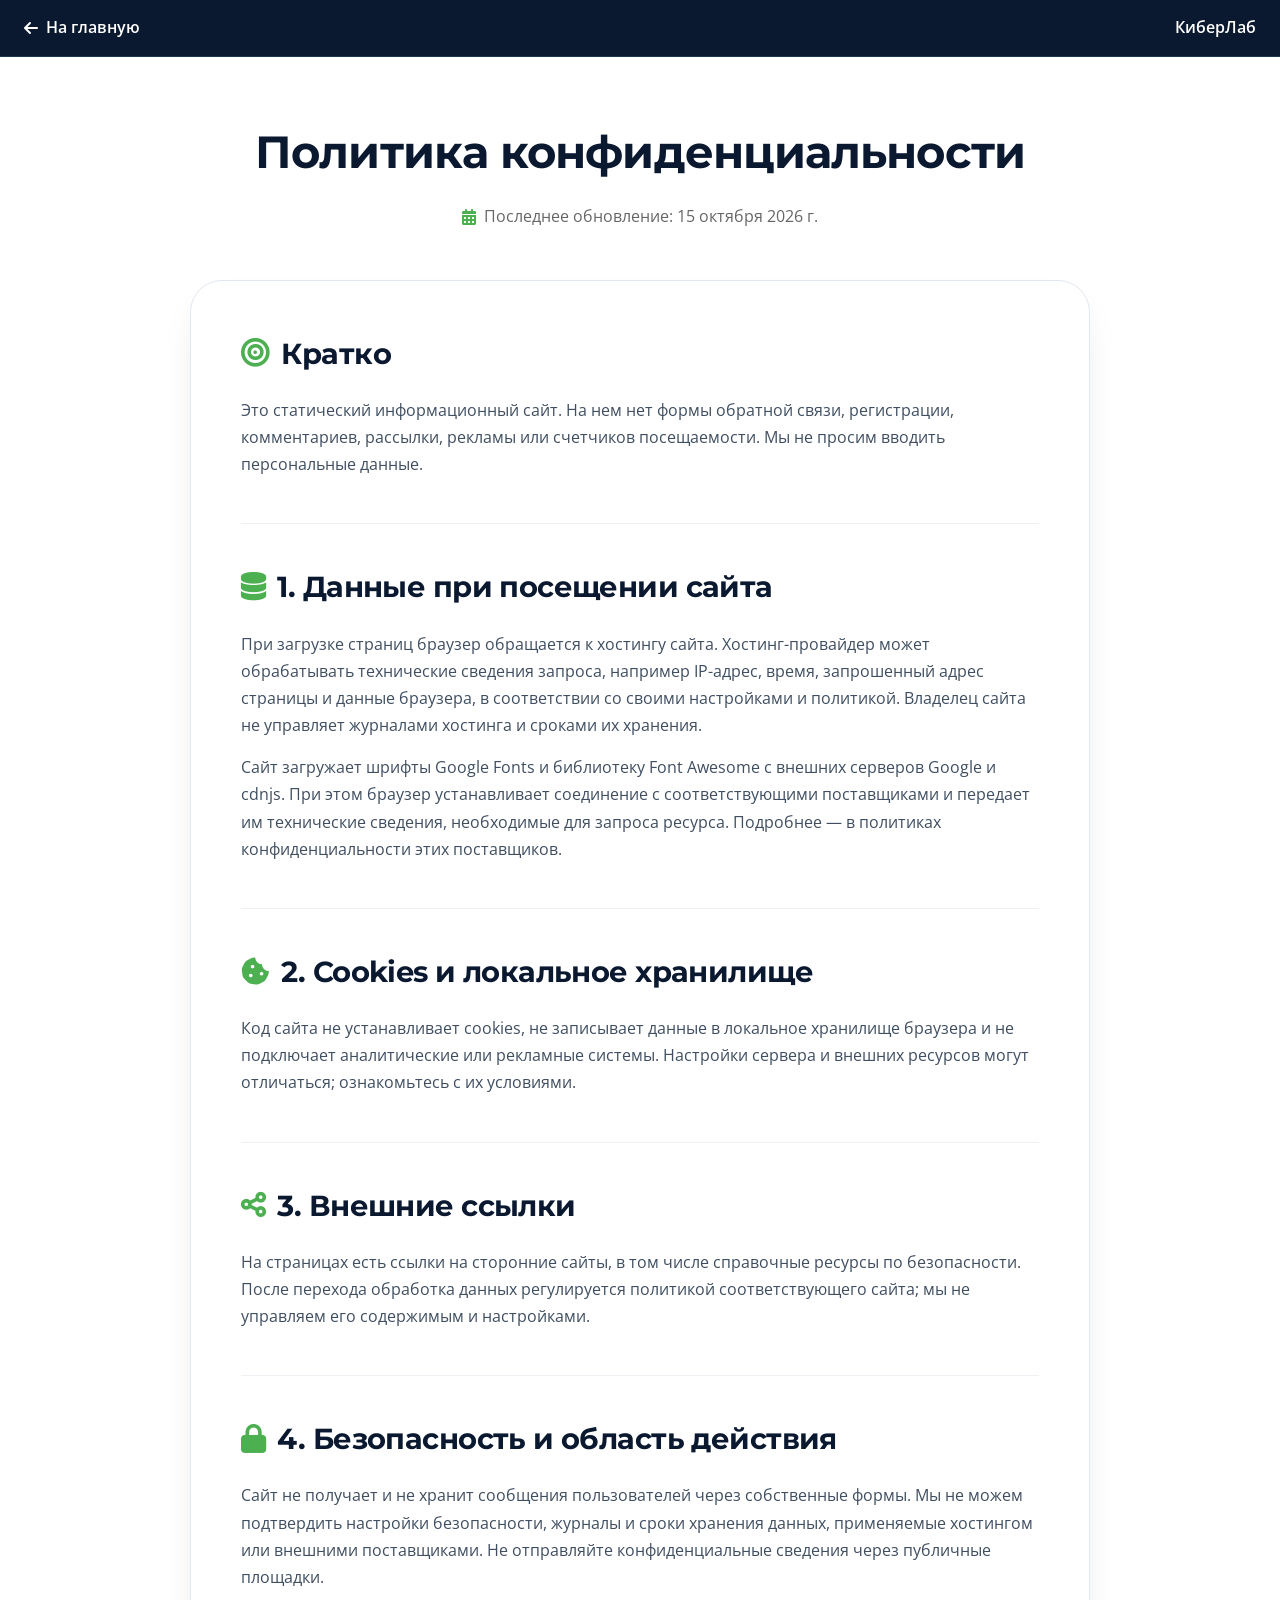
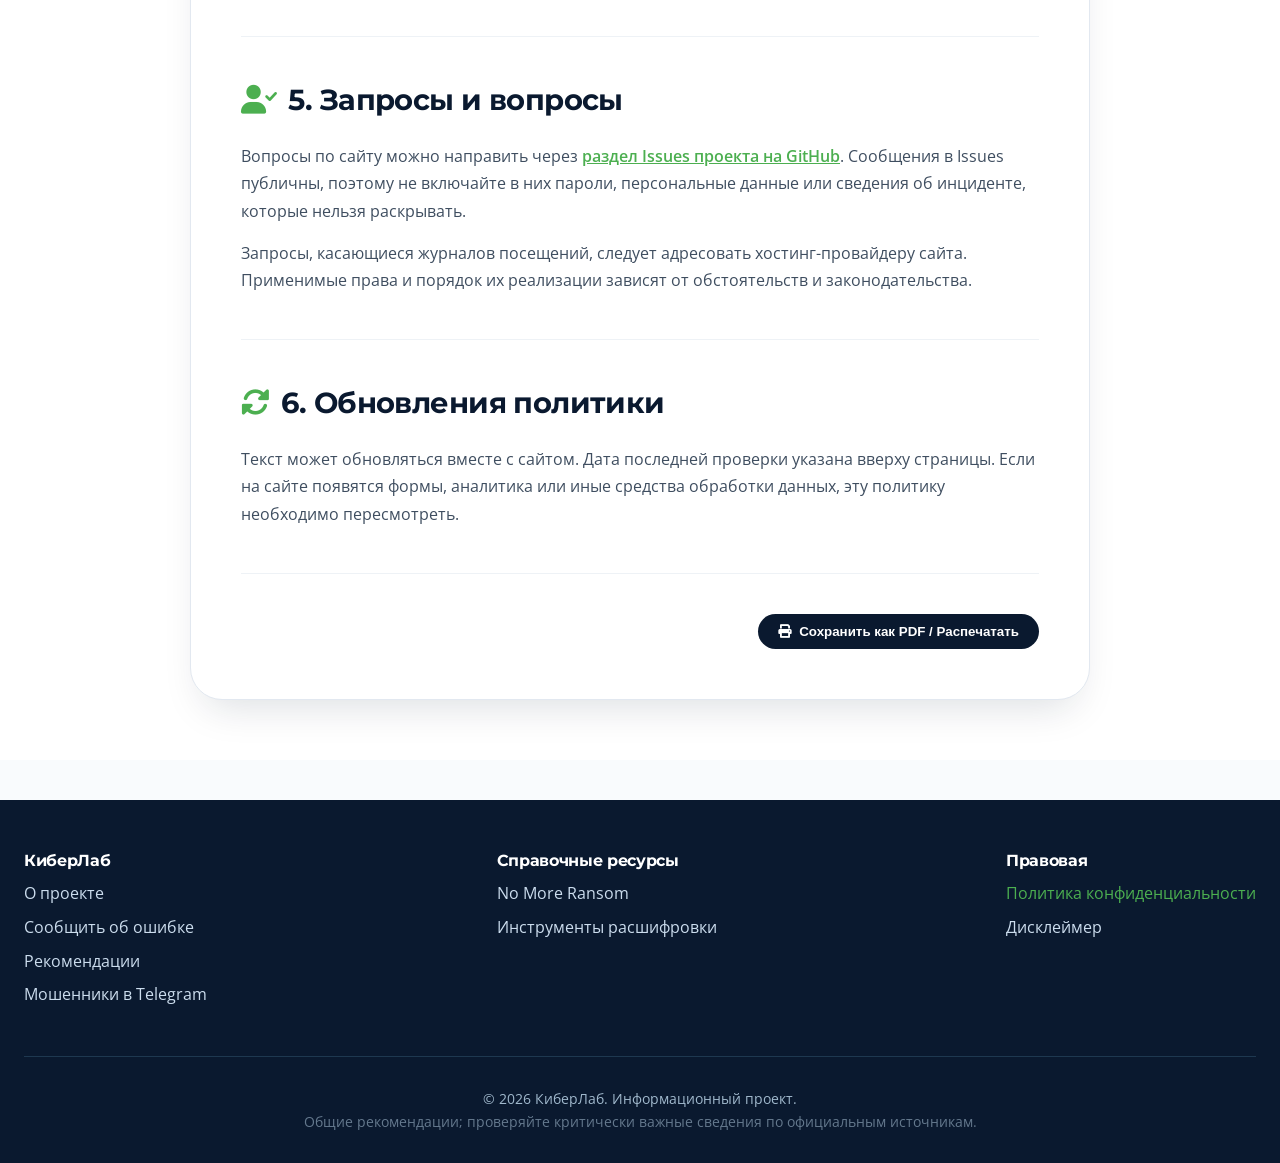
<file: privacy.html>
<!DOCTYPE html>
<html lang="ru">
<head>
    <meta charset="UTF-8">
    <meta name="viewport" content="width=device-width, initial-scale=1.0">
    <link rel="icon" href="logo.svg" type="image/svg+xml">
    <title>Политика конфиденциальности | КиберЛаб</title>
    <!-- Шрифты -->
    <link rel="preconnect" href="https://fonts.googleapis.com">
    <link rel="preconnect" href="https://fonts.gstatic.com" crossorigin>
    <link href="https://fonts.googleapis.com/css2?family=Montserrat:wght@400;500;600;700;800&family=Open+Sans:wght@400;600&display=swap" rel="stylesheet">
    <!-- Font Awesome -->
    <link rel="stylesheet" href="https://cdnjs.cloudflare.com/ajax/libs/font-awesome/6.0.0-beta3/css/all.min.css">
    <!-- Подключаем общий CSS (можно использовать тот же, что и на главной) -->
    <link rel="stylesheet" href="styles.css">
    <style>
        /* Дополнительные стили только для страницы политики */
        .policy-page {
            padding: 60px 0;
            background: #fff;
        }

        .policy-header {
            text-align: center;
            margin-bottom: 50px;
        }

        .policy-header h1 {
            font-size: 2.8rem;
            color: var(--primary-dark);
            margin-bottom: 16px;
        }

        .policy-header .last-updated {
            color: #666;
            font-size: 1rem;
            display: flex;
            align-items: center;
            justify-content: center;
            gap: 8px;
        }

        .policy-header .last-updated i {
            color: var(--accent-safe);
        }

        .policy-content {
            max-width: 900px;
            margin: 0 auto;
            background: #fff;
            border-radius: 32px;
            box-shadow: 0 20px 40px -15px rgba(10, 25, 47, 0.15);
            padding: 50px;
            border: 1px solid var(--border-subtle);
        }

        .policy-section {
            margin-bottom: 40px;
            padding-bottom: 30px;
            border-bottom: 1px solid #eef2f6;
        }

        .policy-section:last-child {
            border-bottom: none;
            margin-bottom: 0;
            padding-bottom: 0;
        }

        .policy-section h2 {
            font-size: 1.8rem;
            color: var(--primary-dark);
            margin-bottom: 20px;
            display: flex;
            align-items: center;
            gap: 12px;
        }

        .policy-section h2 i {
            color: var(--accent-safe);
            font-size: 1.8rem;
        }

        .policy-section h3 {
            font-size: 1.3rem;
            margin: 25px 0 15px;
            color: #2c3e50;
        }

        .policy-section p {
            margin-bottom: 15px;
            color: #3f4e60;
            line-height: 1.7;
        }

        .policy-section ul, .policy-section ol {
            margin: 15px 0 20px 25px;
            color: #3f4e60;
        }

        .policy-section li {
            margin-bottom: 10px;
        }

        .policy-section .note {
            background: #f8f9fa;
            padding: 20px;
            border-radius: 16px;
            border-left: 4px solid var(--accent-safe);
            margin: 20px 0;
            font-size: 0.95rem;
        }

        .policy-section .note i {
            color: var(--accent-safe);
            margin-right: 8px;
        }

        .data-table {
            width: 100%;
            border-collapse: collapse;
            margin: 20px 0;
            border-radius: 12px;
            overflow: hidden;
            box-shadow: 0 5px 10px rgba(0,0,0,0.05);
        }

        .data-table th {
            background: var(--primary-dark);
            color: white;
            padding: 15px;
            text-align: left;
            font-weight: 600;
        }

        .data-table td {
            padding: 12px 15px;
            border-bottom: 1px solid #eef2f6;
            background: #f9fbfd;
        }

        .data-table tr:last-child td {
            border-bottom: none;
        }

        .highlight {
            background: rgba(76, 175, 80, 0.1);
            padding: 2px 8px;
            border-radius: 20px;
            color: var(--accent-safe);
            font-weight: 600;
        }

        .back-link {
            display: inline-flex;
            align-items: center;
            gap: 8px;
            color: var(--primary-dark);
            text-decoration: none;
            font-weight: 600;
            margin-bottom: 30px;
            transition: color 0.2s;
        }

        .back-link:hover {
            color: var(--accent-safe);
        }

        .back-link i {
            transition: transform 0.2s;
        }

        .back-link:hover i {
            transform: translateX(-5px);
        }

        @media (max-width: 768px) {
            .policy-content {
                padding: 30px 20px;
            }

            .policy-header h1 {
                font-size: 2rem;
            }

            .policy-section h2 {
                font-size: 1.5rem;
            }

            .data-table {
                display: block;
                overflow-x: auto;
            }
        }

        .print-btn {
            background: var(--primary-dark);
            color: white;
            border: none;
            padding: 10px 20px;
            border-radius: 30px;
            cursor: pointer;
            font-weight: 600;
            display: flex;
            align-items: center;
            gap: 8px;
            margin-left: auto;
            transition: background 0.2s;
        }

        .print-btn:hover {
            background: #1a2a3f;
        }

        @media print {
            .footer, .back-link, .print-btn {
                display: none !important;
            }

            .policy-content {
                box-shadow: none;
                padding: 20px;
            }
        }
    </style>
</head>
<body>
<!-- Навигация (мини-хедер) -->
<div style="background: var(--primary-dark); padding: 15px 0; border-bottom: 1px solid #1e3850;">
    <div class="container" style="display: flex; justify-content: space-between; align-items: center;">
        <a href="index.html" class="back-link" style="color: white; margin: 0;">
            <i class="fas fa-arrow-left"></i> На главную
        </a>
        <div style="color: white; font-weight: 600;">КиберЛаб</div>
    </div>
</div>

<div class="policy-page">
    <div class="container">
        <div class="policy-header">
            <h1>Политика конфиденциальности</h1>
            <div class="last-updated">
                <i class="fas fa-calendar-alt"></i>
                Последнее обновление: 15 октября 2026 г.
            </div>
        </div>

        <div class="policy-content">
            <div class="policy-section">
                <h2><i class="fas fa-bullseye"></i> Кратко</h2>
                <p>Это статический информационный сайт. На нем нет формы обратной связи, регистрации, комментариев, рассылки, рекламы или счетчиков посещаемости. Мы не просим вводить персональные данные.</p>
            </div>

            <div class="policy-section">
                <h2><i class="fas fa-database"></i> 1. Данные при посещении сайта</h2>
                <p>При загрузке страниц браузер обращается к хостингу сайта. Хостинг-провайдер может обрабатывать технические сведения запроса, например IP-адрес, время, запрошенный адрес страницы и данные браузера, в соответствии со своими настройками и политикой. Владелец сайта не управляет журналами хостинга и сроками их хранения.</p>
                <p>Сайт загружает шрифты Google Fonts и библиотеку Font Awesome с внешних серверов Google и cdnjs. При этом браузер устанавливает соединение с соответствующими поставщиками и передает им технические сведения, необходимые для запроса ресурса. Подробнее — в политиках конфиденциальности этих поставщиков.</p>
            </div>

            <div class="policy-section">
                <h2><i class="fas fa-cookie-bite"></i> 2. Cookies и локальное хранилище</h2>
                <p>Код сайта не устанавливает cookies, не записывает данные в локальное хранилище браузера и не подключает аналитические или рекламные системы. Настройки сервера и внешних ресурсов могут отличаться; ознакомьтесь с их условиями.</p>
            </div>

            <div class="policy-section">
                <h2><i class="fas fa-share-alt"></i> 3. Внешние ссылки</h2>
                <p>На страницах есть ссылки на сторонние сайты, в том числе справочные ресурсы по безопасности. После перехода обработка данных регулируется политикой соответствующего сайта; мы не управляем его содержимым и настройками.</p>
            </div>

            <div class="policy-section">
                <h2><i class="fas fa-lock"></i> 4. Безопасность и область действия</h2>
                <p>Сайт не получает и не хранит сообщения пользователей через собственные формы. Мы не можем подтвердить настройки безопасности, журналы и сроки хранения данных, применяемые хостингом или внешними поставщиками. Не отправляйте конфиденциальные сведения через публичные площадки.</p>
            </div>

            <div class="policy-section">
                <h2><i class="fas fa-user-check"></i> 5. Запросы и вопросы</h2>
                <p>Вопросы по сайту можно направить через <a href="https://github.com/razetka2010/Digital-Security/issues" target="_blank" rel="noopener noreferrer" style="color: var(--accent-safe); font-weight: 600;">раздел Issues проекта на GitHub</a>. Сообщения в Issues публичны, поэтому не включайте в них пароли, персональные данные или сведения об инциденте, которые нельзя раскрывать.</p>
                <p>Запросы, касающиеся журналов посещений, следует адресовать хостинг-провайдеру сайта. Применимые права и порядок их реализации зависят от обстоятельств и законодательства.</p>
            </div>

            <div class="policy-section">
                <h2><i class="fas fa-sync-alt"></i> 6. Обновления политики</h2>
                <p>Текст может обновляться вместе с сайтом. Дата последней проверки указана вверху страницы. Если на сайте появятся формы, аналитика или иные средства обработки данных, эту политику необходимо пересмотреть.</p>
            </div>

            <!-- Кнопка печати -->
            <div style="display: flex; justify-content: flex-end; margin-top: 30px;">
                <button class="print-btn" onclick="window.print()">
                    <i class="fas fa-print"></i> Сохранить как PDF / Распечатать
                </button>
            </div>
        </div>
    </div>
</div>

<!-- Футер (такой же как на главной, для единства) -->
<footer class="footer">
    <div class="container">
        <div class="footer-links">
            <div class="footer-col">
                <h4 style="color: white;">КиберЛаб</h4>
                <a href="index.html#about-malware">О проекте</a>
                <a href="https://github.com/razetka2010/Digital-Security/issues" target="_blank" rel="noopener noreferrer">Сообщить об ошибке</a>
                <a href="index.html#protection">Рекомендации</a>
                <a href="telegram-scams.html">Мошенники в Telegram</a>
            </div>
            <div class="footer-col">
                <h4 style="color: white;">Справочные ресурсы</h4>
                <a href="https://www.nomoreransom.org/en/prevention-advice-for-users.html" target="_blank" rel="noopener noreferrer">No More Ransom</a>
                <a href="https://www.nomoreransom.org/en/decryption-tools.html" target="_blank" rel="noopener noreferrer">Инструменты расшифровки</a>
            </div>
            <div class="footer-col">
                <h4 style="color: white;">Правовая</h4>
                <a href="privacy.html" style="color: var(--accent-safe);">Политика конфиденциальности</a>
                <a href="disclaimer.html">Дисклеймер</a>
            </div>
        </div>
        <div class="footer-copyright">
            © 2026 КиберЛаб. Информационный проект. <br>
            <span style="opacity: 0.6;">Общие рекомендации; проверяйте критически важные сведения по официальным источникам.</span>
        </div>
    </div>
</footer>

</body>
</html>
</file>
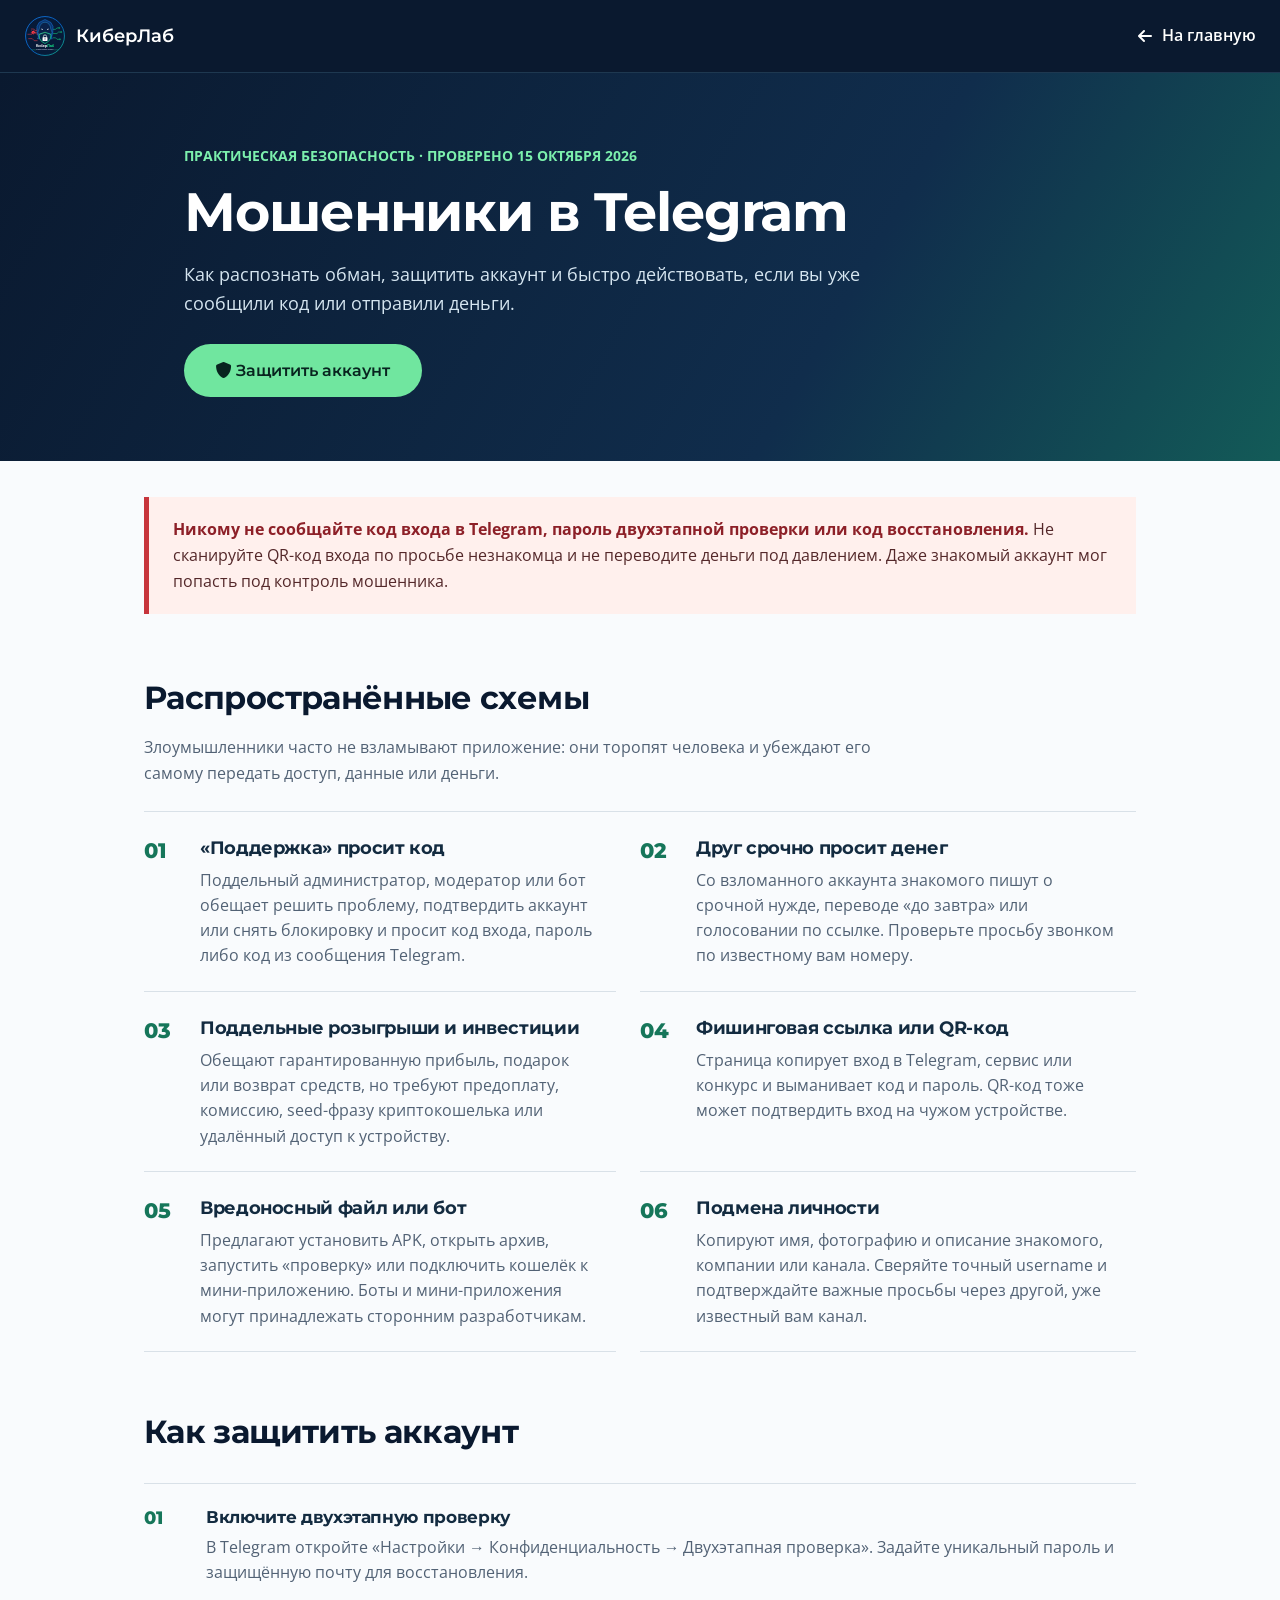
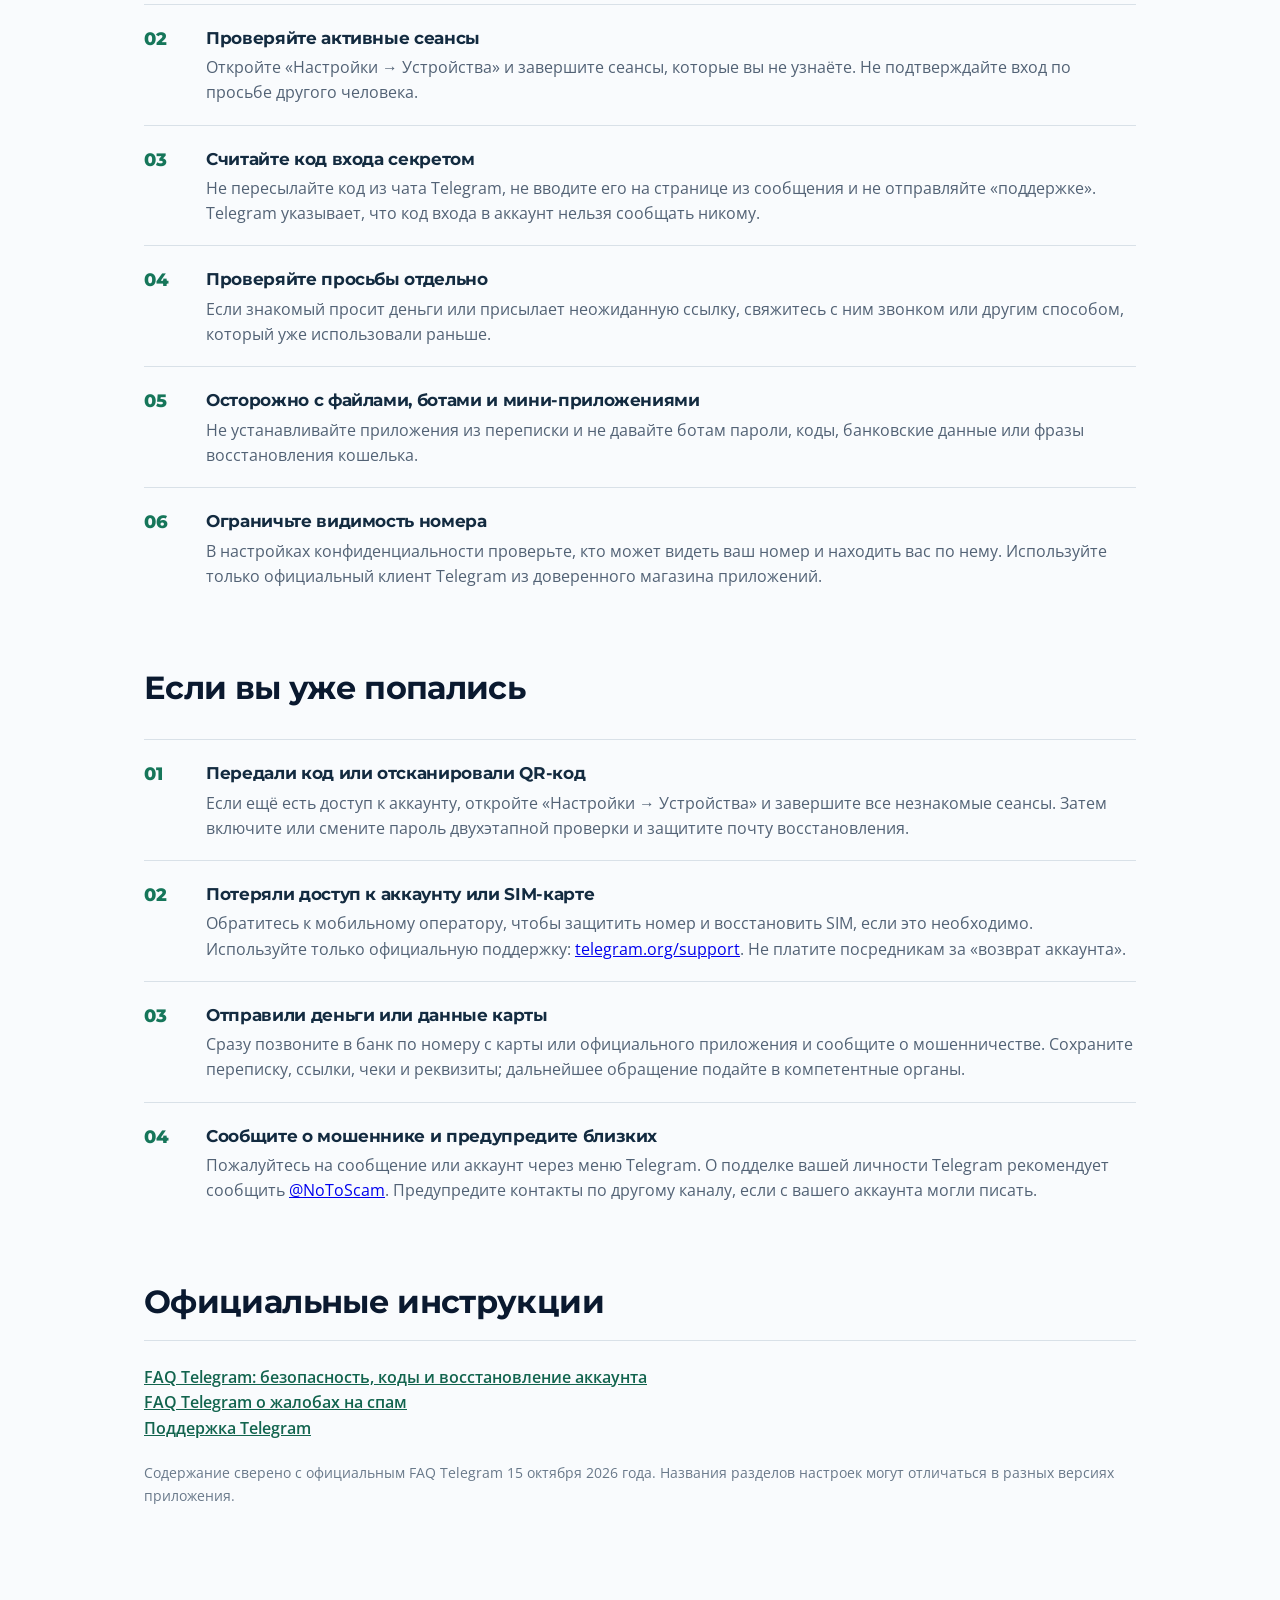
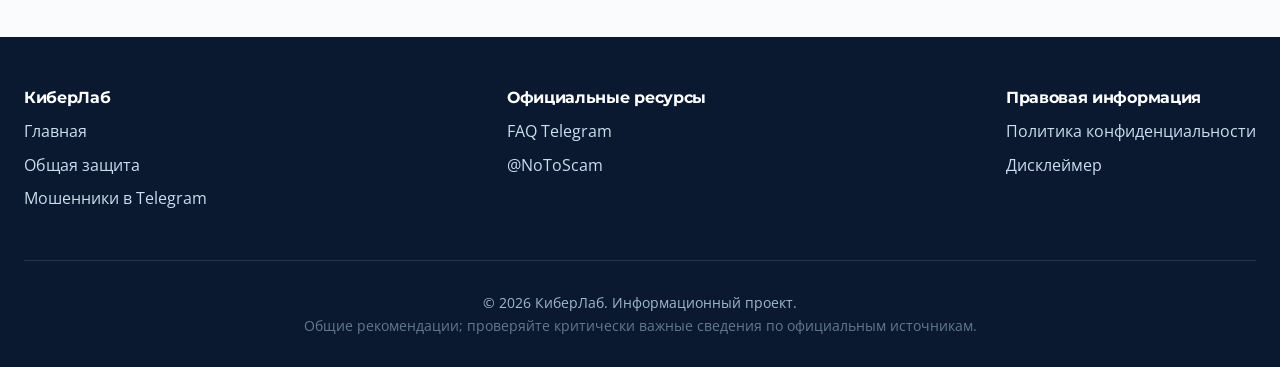
<file: telegram-scams.html>
<!DOCTYPE html>
<html lang="ru">
<head>
    <meta charset="UTF-8">
    <meta name="viewport" content="width=device-width, initial-scale=1.0">
    <meta name="description" content="Как распознать мошенников в Telegram, защитить аккаунт и действовать, если вы сообщили код или отправили деньги.">
    <title>Мошенники в Telegram: схемы и защита | КиберЛаб</title>
    <link rel="icon" href="logo.svg" type="image/svg+xml">
    <link rel="preconnect" href="https://fonts.googleapis.com">
    <link rel="preconnect" href="https://fonts.gstatic.com" crossorigin>
    <link href="https://fonts.googleapis.com/css2?family=Montserrat:wght@400;500;600;700;800&family=Open+Sans:wght@400;600&display=swap" rel="stylesheet">
    <link rel="stylesheet" href="https://cdnjs.cloudflare.com/ajax/libs/font-awesome/6.0.0-beta3/css/all.min.css">
    <link rel="stylesheet" href="styles.css">
    <style>
        .page-nav {
            background: var(--primary-dark);
            border-bottom: 1px solid #1e3850;
        }

        .page-nav .container {
            min-height: 72px;
            display: flex;
            align-items: center;
            justify-content: space-between;
            gap: 20px;
        }

        .brand, .back-link {
            display: inline-flex;
            align-items: center;
            gap: 10px;
            color: white;
            text-decoration: none;
            font-weight: 600;
        }

        .brand {
            font-family: 'Montserrat', sans-serif;
            font-size: 1.1rem;
        }

        .brand img {
            width: 42px;
            height: 42px;
        }

        .back-link:hover, .brand:hover {
            color: #7cf0ad;
        }

        .telegram-hero {
            color: white;
            padding: 72px 0 64px;
            background: linear-gradient(120deg, #0a192f 0%, #102d4c 65%, #135b58 100%);
        }

        .telegram-hero .container {
            max-width: 960px;
        }

        .eyebrow {
            color: #7cf0ad;
            font-size: .88rem;
            font-weight: 700;
            text-transform: uppercase;
            margin-bottom: 14px;
        }

        .telegram-hero h1 {
            font-size: 3.4rem;
            line-height: 1.12;
            max-width: 780px;
            margin-bottom: 18px;
        }

        .telegram-hero p:not(.eyebrow) {
            color: #d5e5f0;
            max-width: 700px;
            font-size: 1.12rem;
            margin-bottom: 26px;
        }

        .telegram-hero .btn {
            background: #70e69f;
            color: #08241f;
        }

        .telegram-hero .btn:hover {
            background: #9af3bc;
        }

        .guide-main {
            max-width: 1040px;
            padding-top: 36px;
            padding-bottom: 36px;
        }

        .urgent-note {
            border-left: 5px solid #c7353c;
            background: #fff0ed;
            color: #54282a;
            padding: 20px 24px;
            margin: 0 0 58px;
        }

        .urgent-note strong {
            color: #8d2028;
        }

        .guide-section {
            padding: 0 0 54px;
        }

        .guide-section h2 {
            color: var(--primary-dark);
            font-size: 2rem;
            margin-bottom: 12px;
        }

        .section-intro {
            color: #526275;
            max-width: 760px;
            margin-bottom: 24px;
        }

        .scam-grid {
            display: grid;
            grid-template-columns: repeat(2, minmax(0, 1fr));
            border-top: 1px solid #d9e1e8;
        }

        .scam-item {
            display: grid;
            grid-template-columns: 42px 1fr;
            gap: 14px;
            padding: 22px 20px 22px 0;
            border-bottom: 1px solid #d9e1e8;
        }

        .scam-item:nth-child(odd) {
            margin-right: 24px;
        }

        .scam-index {
            color: #16765a;
            font-family: 'Montserrat', sans-serif;
            font-weight: 800;
            font-size: 1.3rem;
        }

        .scam-item h3 {
            color: #132b40;
            font-size: 1.12rem;
            margin-bottom: 6px;
        }

        .scam-item p, .secure-list p, .response-list p {
            color: #526275;
            font-size: .98rem;
        }

        .secure-list, .response-list {
            list-style: none;
            padding: 0;
            margin: 26px 0 0;
            counter-reset: item;
        }

        .secure-list li, .response-list li {
            counter-increment: item;
            display: grid;
            grid-template-columns: 46px 1fr;
            gap: 16px;
            padding: 19px 0;
            border-top: 1px solid #d9e1e8;
        }

        .secure-list li::before, .response-list li::before {
            content: counter(item, decimal-leading-zero);
            color: #16765a;
            font-family: 'Montserrat', sans-serif;
            font-weight: 800;
            font-size: 1.15rem;
        }

        .secure-list h3, .response-list h3 {
            color: #132b40;
            font-size: 1.08rem;
            margin-bottom: 4px;
        }

        .source-links {
            border-top: 1px solid #d9e1e8;
            padding-top: 24px;
            margin-top: 6px;
            color: #526275;
        }

        .source-links a {
            color: #12644e;
            font-weight: 600;
        }

        .checked-date {
            color: #69798a;
            font-size: .9rem;
            margin-top: 20px;
        }

        @media (max-width: 700px) {
            .telegram-hero {
                padding: 52px 0 48px;
            }

            .telegram-hero h1 {
                font-size: 2.2rem;
            }

            .guide-section h2 {
                font-size: 1.65rem;
            }

            .scam-grid {
                grid-template-columns: 1fr;
            }

            .scam-item:nth-child(odd) {
                margin-right: 0;
            }

            .urgent-note {
                padding: 18px;
                margin-bottom: 44px;
            }

            .page-nav .container {
                min-height: 64px;
            }
        }
    </style>
</head>
<body>
<header class="page-nav">
    <div class="container">
        <a class="brand" href="index.html"><img src="logo.svg" alt=""><span>КиберЛаб</span></a>
        <a class="back-link" href="index.html"><i class="fas fa-arrow-left" aria-hidden="true"></i> На главную</a>
    </div>
</header>

<section class="telegram-hero">
    <div class="container">
        <p class="eyebrow">Практическая безопасность · проверено 15 октября 2026</p>
        <h1>Мошенники в Telegram</h1>
        <p>Как распознать обман, защитить аккаунт и быстро действовать, если вы уже сообщили код или отправили деньги.</p>
        <a class="btn" href="#protect"><i class="fas fa-shield-alt" aria-hidden="true"></i> Защитить аккаунт</a>
    </div>
</section>

<main class="container guide-main">
    <aside class="urgent-note">
        <strong>Никому не сообщайте код входа в Telegram, пароль двухэтапной проверки или код восстановления.</strong>
        Не сканируйте QR-код входа по просьбе незнакомца и не переводите деньги под давлением. Даже знакомый аккаунт мог попасть под контроль мошенника.
    </aside>

    <section class="guide-section" id="schemes">
        <h2>Распространённые схемы</h2>
        <p class="section-intro">Злоумышленники часто не взламывают приложение: они торопят человека и убеждают его самому передать доступ, данные или деньги.</p>
        <div class="scam-grid">
            <article class="scam-item">
                <span class="scam-index">01</span>
                <div><h3>«Поддержка» просит код</h3><p>Поддельный администратор, модератор или бот обещает решить проблему, подтвердить аккаунт или снять блокировку и просит код входа, пароль либо код из сообщения Telegram.</p></div>
            </article>
            <article class="scam-item">
                <span class="scam-index">02</span>
                <div><h3>Друг срочно просит денег</h3><p>Со взломанного аккаунта знакомого пишут о срочной нужде, переводе «до завтра» или голосовании по ссылке. Проверьте просьбу звонком по известному вам номеру.</p></div>
            </article>
            <article class="scam-item">
                <span class="scam-index">03</span>
                <div><h3>Поддельные розыгрыши и инвестиции</h3><p>Обещают гарантированную прибыль, подарок или возврат средств, но требуют предоплату, комиссию, seed-фразу криптокошелька или удалённый доступ к устройству.</p></div>
            </article>
            <article class="scam-item">
                <span class="scam-index">04</span>
                <div><h3>Фишинговая ссылка или QR-код</h3><p>Страница копирует вход в Telegram, сервис или конкурс и выманивает код и пароль. QR-код тоже может подтвердить вход на чужом устройстве.</p></div>
            </article>
            <article class="scam-item">
                <span class="scam-index">05</span>
                <div><h3>Вредоносный файл или бот</h3><p>Предлагают установить APK, открыть архив, запустить «проверку» или подключить кошелёк к мини-приложению. Боты и мини-приложения могут принадлежать сторонним разработчикам.</p></div>
            </article>
            <article class="scam-item">
                <span class="scam-index">06</span>
                <div><h3>Подмена личности</h3><p>Копируют имя, фотографию и описание знакомого, компании или канала. Сверяйте точный username и подтверждайте важные просьбы через другой, уже известный вам канал.</p></div>
            </article>
        </div>
    </section>

    <section class="guide-section" id="protect">
        <h2>Как защитить аккаунт</h2>
        <ol class="secure-list">
            <li><div><h3>Включите двухэтапную проверку</h3><p>В Telegram откройте «Настройки → Конфиденциальность → Двухэтапная проверка». Задайте уникальный пароль и защищённую почту для восстановления.</p></div></li>
            <li><div><h3>Проверяйте активные сеансы</h3><p>Откройте «Настройки → Устройства» и завершите сеансы, которые вы не узнаёте. Не подтверждайте вход по просьбе другого человека.</p></div></li>
            <li><div><h3>Считайте код входа секретом</h3><p>Не пересылайте код из чата Telegram, не вводите его на странице из сообщения и не отправляйте «поддержке». Telegram указывает, что код входа в аккаунт нельзя сообщать никому.</p></div></li>
            <li><div><h3>Проверяйте просьбы отдельно</h3><p>Если знакомый просит деньги или присылает неожиданную ссылку, свяжитесь с ним звонком или другим способом, который уже использовали раньше.</p></div></li>
            <li><div><h3>Осторожно с файлами, ботами и мини-приложениями</h3><p>Не устанавливайте приложения из переписки и не давайте ботам пароли, коды, банковские данные или фразы восстановления кошелька.</p></div></li>
            <li><div><h3>Ограничьте видимость номера</h3><p>В настройках конфиденциальности проверьте, кто может видеть ваш номер и находить вас по нему. Используйте только официальный клиент Telegram из доверенного магазина приложений.</p></div></li>
        </ol>
    </section>

    <section class="guide-section" id="recovery">
        <h2>Если вы уже попались</h2>
        <ol class="response-list">
            <li><div><h3>Передали код или отсканировали QR-код</h3><p>Если ещё есть доступ к аккаунту, откройте «Настройки → Устройства» и завершите все незнакомые сеансы. Затем включите или смените пароль двухэтапной проверки и защитите почту восстановления.</p></div></li>
            <li><div><h3>Потеряли доступ к аккаунту или SIM-карте</h3><p>Обратитесь к мобильному оператору, чтобы защитить номер и восстановить SIM, если это необходимо. Используйте только официальную поддержку: <a href="https://telegram.org/support" target="_blank" rel="noopener noreferrer">telegram.org/support</a>. Не платите посредникам за «возврат аккаунта».</p></div></li>
            <li><div><h3>Отправили деньги или данные карты</h3><p>Сразу позвоните в банк по номеру с карты или официального приложения и сообщите о мошенничестве. Сохраните переписку, ссылки, чеки и реквизиты; дальнейшее обращение подайте в компетентные органы.</p></div></li>
            <li><div><h3>Сообщите о мошеннике и предупредите близких</h3><p>Пожалуйтесь на сообщение или аккаунт через меню Telegram. О подделке вашей личности Telegram рекомендует сообщить <a href="https://t.me/notoscam" target="_blank" rel="noopener noreferrer">@NoToScam</a>. Предупредите контакты по другому каналу, если с вашего аккаунта могли писать.</p></div></li>
        </ol>
    </section>

    <section class="guide-section" id="sources">
        <h2>Официальные инструкции</h2>
        <p class="source-links"><a href="https://telegram.org/faq" target="_blank" rel="noopener noreferrer">FAQ Telegram: безопасность, коды и восстановление аккаунта</a><br>
        <a href="https://telegram.org/faq_spam" target="_blank" rel="noopener noreferrer">FAQ Telegram о жалобах на спам</a><br>
        <a href="https://telegram.org/support" target="_blank" rel="noopener noreferrer">Поддержка Telegram</a></p>
        <p class="checked-date">Содержание сверено с официальным FAQ Telegram 15 октября 2026 года. Названия разделов настроек могут отличаться в разных версиях приложения.</p>
    </section>
</main>

<footer class="footer">
    <div class="container">
        <div class="footer-links">
            <div class="footer-col">
                <h4 style="color: white;">КиберЛаб</h4>
                <a href="index.html">Главная</a>
                <a href="index.html#protection">Общая защита</a>
                <a href="telegram-scams.html">Мошенники в Telegram</a>
            </div>
            <div class="footer-col">
                <h4 style="color: white;">Официальные ресурсы</h4>
                <a href="https://telegram.org/faq" target="_blank" rel="noopener noreferrer">FAQ Telegram</a>
                <a href="https://t.me/notoscam" target="_blank" rel="noopener noreferrer">@NoToScam</a>
            </div>
            <div class="footer-col">
                <h4 style="color: white;">Правовая информация</h4>
                <a href="privacy.html">Политика конфиденциальности</a>
                <a href="disclaimer.html">Дисклеймер</a>
            </div>
        </div>
        <div class="footer-copyright">© 2026 КиберЛаб. Информационный проект.<br><span style="opacity: 0.6;">Общие рекомендации; проверяйте критически важные сведения по официальным источникам.</span></div>
    </div>
</footer>
</body>
</html>
</file>
<file: styles.css>
* {
    margin: 0;
    padding: 0;
    box-sizing: border-box;
}

body {
    font-family: 'Open Sans', sans-serif;
    background-color: #f9fbfd;
    color: #1e2b3c;
    line-height: 1.6;
}

h1, h2, h3, h4 {
    font-family: 'Montserrat', sans-serif;
    font-weight: 700;
    letter-spacing: -0.02em;
}

.container {
    max-width: 1280px;
    margin: 0 auto;
    padding: 0 24px;
}

/* Цветовая схема */
:root {
    --primary-dark: #0a192f;      /* темно-синий */
    --accent-danger: #ff4d4d;      /* красный-опасность */
    --accent-safe: #4CAF50;         /* зеленый-защита */
    --text-light: #f0f4f8;
    --text-dark: #1e2b3c;
    --card-bg: #ffffff;
    --border-subtle: #e2e8f0;
}

/* Кнопки */
.btn {
    display: inline-block;
    font-family: 'Montserrat', sans-serif;
    font-weight: 600;
    padding: 14px 32px;
    border-radius: 40px;
    text-decoration: none;
    transition: all 0.2s ease;
    font-size: 1rem;
    border: none;
    cursor: pointer;
}

.btn-primary {
    background-color: var(--accent-safe);
    color: white;
    box-shadow: 0 8px 16px rgba(76, 175, 80, 0.25);
}

.btn-primary:hover {
    background-color: #3d9b41;
    transform: translateY(-3px);
    box-shadow: 0 12px 24px rgba(76, 175, 80, 0.35);
}

.btn-outline {
    background-color: transparent;
    color: var(--text-light);
    border: 2px solid var(--accent-safe);
}

.btn-outline:hover {
    background-color: var(--accent-safe);
    color: #fff;
}

/* Hero Section */
.hero {
    background: linear-gradient(145deg, #0a1428 0%, #0b1a33 100%);
    color: white;
    padding: 80px 0;
    position: relative;
    overflow: hidden;
    min-height: 600px;
    display: flex;
    align-items: center;
}

.hero-canvas {
    position: absolute;
    top: 0;
    left: 0;
    width: 100%;
    height: 100%;
    z-index: 1;
}

.hero-content {
    max-width: 720px;
    position: relative;
    z-index: 2;
}

.hero h1 {
    font-size: 3.2rem;
    line-height: 1.2;
    margin-bottom: 24px;
    font-weight: 800;
}

.hero .subhead {
    font-size: 1.3rem;
    margin-bottom: 32px;
    opacity: 0.9;
    font-weight: 400;
    color: #ccddee;
}

.hero-buttons {
    display: flex;
    gap: 20px;
    flex-wrap: wrap;
}

/* Секции общие */
section {
    padding: 80px 0;
}

.section-title {
    font-size: 2.4rem;
    margin-bottom: 24px;
    color: var(--primary-dark);
    position: relative;
    display: inline-block;
}

.section-title:after {
    content: '';
    display: block;
    width: 80px;
    height: 4px;
    background: var(--accent-danger);
    margin-top: 8px;
    border-radius: 4px;
}

.text-center {
    text-align: center;
}

.text-center .section-title:after {
    margin-left: auto;
    margin-right: auto;
}

/* Карточки угроз (сетка) */
.threat-grid {
    display: grid;
    grid-template-columns: repeat(auto-fit, minmax(280px, 1fr));
    gap: 28px;
    margin-top: 40px;
}

.threat-card {
    background: var(--card-bg);
    padding: 32px 24px;
    border-radius: 28px;
    box-shadow: 0 15px 30px -12px rgba(0,0,0,0.1);
    transition: transform 0.25s ease;
    border: 1px solid var(--border-subtle);
}

.threat-card:hover {
    transform: translateY(-8px);
    box-shadow: 0 25px 40px -14px rgba(10,25,47,0.2);
}

.threat-icon {
    font-size: 3.2rem;
    color: var(--accent-danger);
    margin-bottom: 20px;
}

.threat-card h3 {
    font-size: 1.6rem;
    margin-bottom: 12px;
    color: var(--primary-dark);
}

.threat-card p {
    color: #3f4e60;
    font-size: 0.98rem;
}

/* Статистическая плашка */
.stats-block {
    background: var(--primary-dark);
    color: white;
    border-radius: 48px;
    padding: 40px 48px;
    margin: 60px 0 20px;
    display: grid;
    grid-template-columns: repeat(3, minmax(0, 1fr));
    align-items: start;
    gap: 24px;
}

.stat-item {
    text-align: center;
    min-width: 0;
}

.stat-number {
    font-family: 'Montserrat', sans-serif;
    font-size: 1.65rem;
    font-weight: 800;
    color: var(--accent-safe);
    line-height: 1.2;
    min-height: 2.4em;
    display: flex;
    align-items: center;
    justify-content: center;
}

.stat-desc {
    font-size: 1rem;
    opacity: 0.9;
    max-width: 300px;
    margin: 0 auto;
}

/* Чек-лист (признаки) */
.checklist {
    background-color: #f2f6fc;
    border-radius: 36px;
    padding: 40px 48px;
    margin-top: 30px;
}

.checklist-grid {
    display: grid;
    grid-template-columns: repeat(auto-fit, minmax(250px, 1fr));
    gap: 20px 30px;
    margin-top: 25px;
}

.checklist-item {
    display: flex;
    align-items: center;
    gap: 12px;
    font-size: 1.1rem;
}

.checklist-item i {
    color: var(--accent-safe);
    font-size: 1.4rem;
    min-width: 28px;
}

.checklist-item.danger i {
    color: var(--accent-danger);
}

/* инструкция по шагам */
.steps-container {
    display: flex;
    flex-wrap: wrap;
    gap: 24px;
    justify-content: center;
    margin: 40px 0;
}

.step {
    background-color: white;
    border-radius: 30px;
    padding: 28px 20px;
    flex: 1 1 200px;
    box-shadow: 0 8px 20px #e0e8f0;
    border-left: 6px solid var(--accent-safe);
}

.step .step-num {
    font-size: 2rem;
    font-weight: 800;
    color: var(--accent-safe);
    opacity: 0.4;
    margin-bottom: 12px;
}

.step h4 {
    font-size: 1.3rem;
    margin-bottom: 12px;
}

/* FAQ */
.faq-grid {
    display: grid;
    grid-template-columns: repeat(auto-fit, minmax(300px, 1fr));
    gap: 20px;
}

.faq-item {
    background-color: white;
    border-radius: 24px;
    padding: 24px;
    border: 1px solid var(--border-subtle);
}

.faq-item h4 {
    font-size: 1.2rem;
    margin-bottom: 8px;
    color: var(--primary-dark);
    display: flex;
    align-items: center;
    gap: 8px;
}

.faq-item h4 i {
    color: var(--accent-safe);
    font-size: 1.3rem;
}

.disclaimer {
    background-color: #fee9e7;
    border-left: 8px solid var(--accent-danger);
    padding: 24px 32px;
    border-radius: 24px;
    font-size: 1rem;
    margin: 40px 0 20px;
    color: #7b3a3a;
}

/* Footer */
.footer {
    background-color: var(--primary-dark);
    color: #a0b8cc;
    padding: 48px 0 30px;
    margin-top: 40px;
}

.footer-links {
    display: flex;
    flex-wrap: wrap;
    gap: 40px;
    justify-content: space-between;
    margin-bottom: 40px;
}

.footer-col a {
    color: #ccddee;
    text-decoration: none;
    display: block;
    margin: 8px 0;
    transition: color 0.2s;
}

.footer-col a:hover {
    color: var(--accent-safe);
}

.footer-copyright {
    text-align: center;
    padding-top: 30px;
    border-top: 1px solid #1e3850;
    font-size: 0.9rem;
}

/* изометрические иконки абстракция */
.isometric-badge {
    display: inline-block;
    background: rgba(76, 175, 80, 0.1);
    border-radius: 50px;
    padding: 6px 18px;
    color: var(--accent-safe);
    font-weight: 600;
    margin-bottom: 15px;
}

/* Адаптивность */
@media (max-width: 900px) {
    .stats-block {
        grid-template-columns: 1fr;
    }

    .stat-number {
        min-height: 0;
    }
}

@media (max-width: 700px) {
    .hero h1 {
        font-size: 2.4rem;
    }
    .section-title {
        font-size: 2rem;
    }
    .stats-block {
        padding: 30px 20px;
    }
}
</file>
